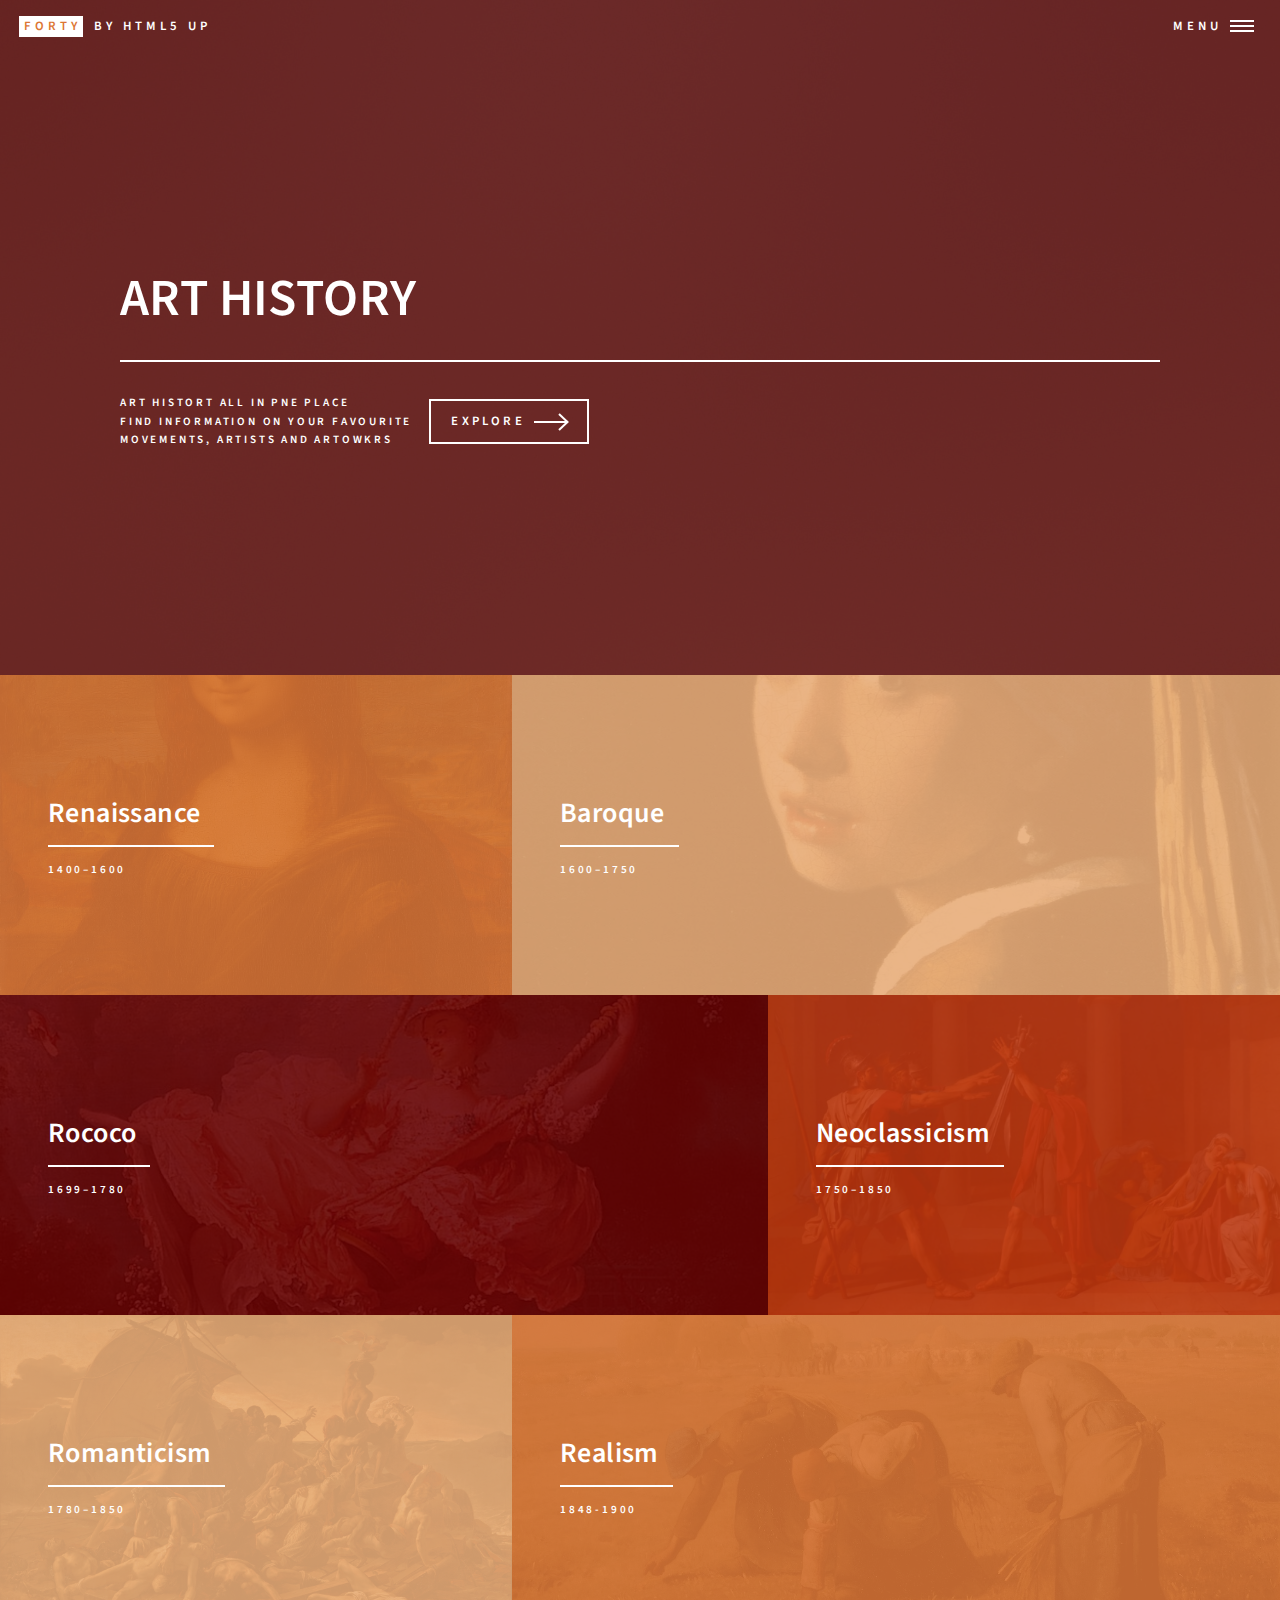
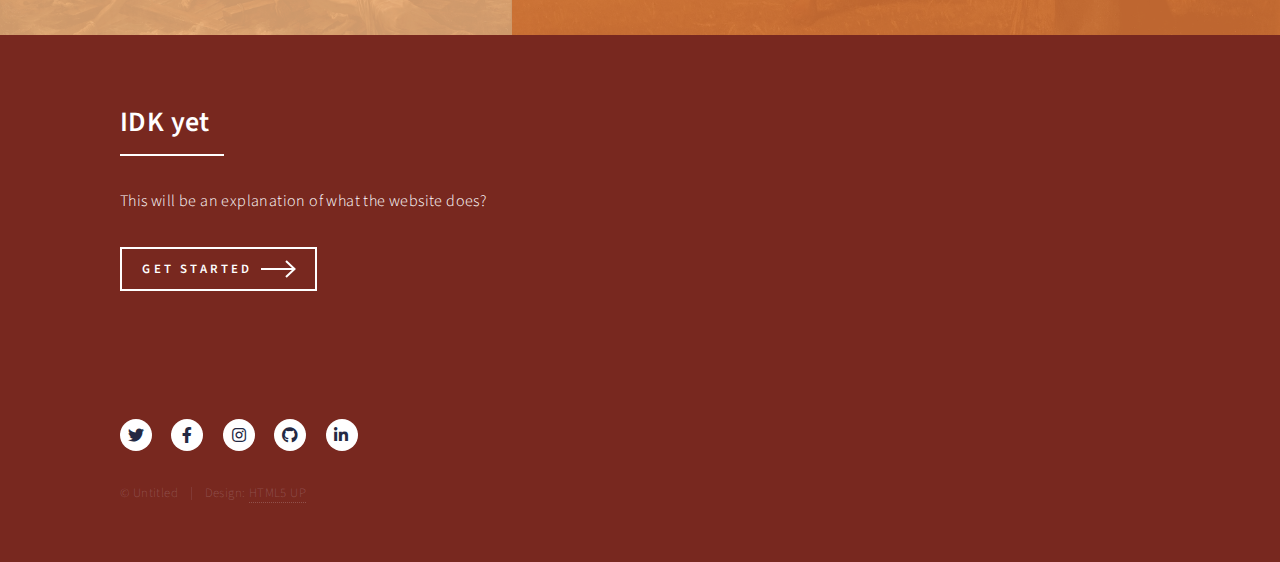
<file: index.html>
<!DOCTYPE HTML>
<!--
	Forty by HTML5 UP
	html5up.net | @ajlkn
	Free for personal and commercial use under the CCA 3.0 license (html5up.net/license)
-->
<html>
	<head>
		<title>Forty by HTML5 UP</title>
		<meta charset="utf-8" />
		<meta name="viewport" content="width=device-width, initial-scale=1, user-scalable=no" />
		<link rel="stylesheet" href="assets/css/main.css" />
		<noscript><link rel="stylesheet" href="assets/css/noscript.css" /></noscript>
	</head>
	<body class="is-preload">

		<!-- Wrapper -->
			<div id="wrapper">

				<!-- Header -->
					<header id="header" class="alt">
						<a href="index.html" class="logo"><strong>Forty</strong> <span>by HTML5 UP</span></a>
						<nav>
							<a href="#menu">Menu</a>
						</nav>
					</header>

				<!-- Menu -->
					<nav id="menu">
						<ul class="links">
							<li><a href="index.html">Home</a></li>
							<li><a href="landing.html">Artists</a></li>
							<li><a href="generic.html">Art Works</a></li>
							<li><a href="elements.html">Ideation</a></li>
						</ul>
						<ul class="actions stacked">
							<li><a href="#" class="button primary fit">Get Started</a></li>
							<li><a href="#" class="button fit">Log In</a></li>
						</ul>
					</nav>

				<!-- Banner -->
					<section id="banner" class="major">
						<div class="inner">
							<header class="major">
								<h1>ART HISTORY</h1>
							</header>
							<div class="content">
								<p>art Histort all in pne place<br />
								find information on your favourite <br /> Movements, Artists and Artowkrs</p>
								<ul class="actions">
									<li><a href="#one" class="button next scrolly">Explore</a></li>
								</ul>
							</div>
						</div>
					</section>

				<!-- Main -->
					<div id="main">

						<!-- One -->
							<section id="one" class="tiles">
								<article>
									<span class="image">
										<img src="images/Mona_Lisa.jpg" alt="" />
									</span>
									<header class="major">
										<h3><a href="landing.html" class="link">Renaissance</a></h3>
										<p>1400–1600</p>
									</header>
								</article>
								<article>
									<span class="image">
										<img src="images/GirlwithaPearlEarring.jpg" alt="" />
									</span>
									<header class="major">
										<h3><a href="landing.html" class="link">Baroque</a></h3>
										<p>1600–1750</p>
									</header>
								</article>
								<article>
									<span class="image">
										<img src="images/Womanonaswing.jpg" alt="" />
									</span>
									<header class="major">
										<h3><a href="landing.html" class="link">Rococo</a></h3>
										<p>1699–1780</p>
									</header>
								</article>
								<article>
									<span class="image">
										<img src="images/Oathofhoritia.jpg" alt="" />
									</span>
									<header class="major">
										<h3><a href="landing.html" class="link">Neoclassicism</a></h3>
										<p>1750–1850</p>
									</header>
								</article>
								<article>
									<span class="image">
										<img src="images/Raftofmadusia.jpg" alt="" />
									</span>
									<header class="major">
										<h3><a href="landing.html" class="link">Romanticism</a></h3>
										<p>1780–1850</p>
									</header>
								</article>
								<article>
									<span class="image">
										<img src="images/Pickingthefeilds.jpg" alt="" />
									</span>
									<header class="major">
										<h3><a href="landing.html" class="link">Realism</a></h3>
										<p>1848-1900</p>
									</header>
								</article>
							</section>

						<!-- Two -->
							<section id="two">
								<div class="inner">
									<header class="major">
										<h2>IDK yet</h2>
									</header>
									<p>This will be an explanation of what the website does? </p>
									<ul class="actions">
										<li><a href="landing.html" class="button next">Get Started</a></li>
									</ul>
								</div>
							</section>

					</div>

				<!-- Contact -->
					<!-- <section id="contact">
						<div class="inner">
							<section>
								<form method="post" action="#">
									<div class="fields">
										<div class="field half">
											<label for="name">Name</label>
											<input type="text" name="name" id="name" />
										</div>
										<div class="field half">
											<label for="email">Email</label>
											<input type="text" name="email" id="email" />
										</div>
										<div class="field">
											<label for="message">Message</label>
											<textarea name="message" id="message" rows="6"></textarea>
										</div>
									</div>
									<ul class="actions">
										<li><input type="submit" value="Send Message" class="primary" /></li>
										<li><input type="reset" value="Clear" /></li>
									</ul>
								</form>
							</section>
							<section class="split">
								<section>
									<div class="contact-method">
										<span class="icon solid alt fa-envelope"></span>
										<h3>Email</h3>
										<a href="#">information@untitled.tld</a>
									</div>
								</section>
								<section>
									<div class="contact-method">
										<span class="icon solid alt fa-phone"></span>
										<h3>Phone</h3>
										<span>(000) 000-0000 x12387</span>
									</div>
								</section>
								<section>
									<div class="contact-method">
										<span class="icon solid alt fa-home"></span>
										<h3>Address</h3>
										<span>1234 Somewhere Road #5432<br />
										Nashville, TN 00000<br />
										United States of America</span>
									</div>
								</section>
							</section>
						</div>
					</section> -->

				<!-- Footer -->
					<footer id="footer">
						<div class="inner">
							<ul class="icons">
								<li><a href="#" class="icon brands alt fa-twitter"><span class="label">Twitter</span></a></li>
								<li><a href="#" class="icon brands alt fa-facebook-f"><span class="label">Facebook</span></a></li>
								<li><a href="#" class="icon brands alt fa-instagram"><span class="label">Instagram</span></a></li>
								<li><a href="#" class="icon brands alt fa-github"><span class="label">GitHub</span></a></li>
								<li><a href="#" class="icon brands alt fa-linkedin-in"><span class="label">LinkedIn</span></a></li>
							</ul>
							<ul class="copyright">
								<li>&copy; Untitled</li><li>Design: <a href="https://html5up.net">HTML5 UP</a></li>
							</ul>
						</div>
					</footer>

			</div>

		<!-- Scripts -->
			<script src="assets/js/jquery.min.js"></script>
			<script src="assets/js/jquery.scrolly.min.js"></script>
			<script src="assets/js/jquery.scrollex.min.js"></script>
			<script src="assets/js/browser.min.js"></script>
			<script src="assets/js/breakpoints.min.js"></script>
			<script src="assets/js/util.js"></script>
			<script src="assets/js/main.js"></script>

	</body>
</html>
</file>
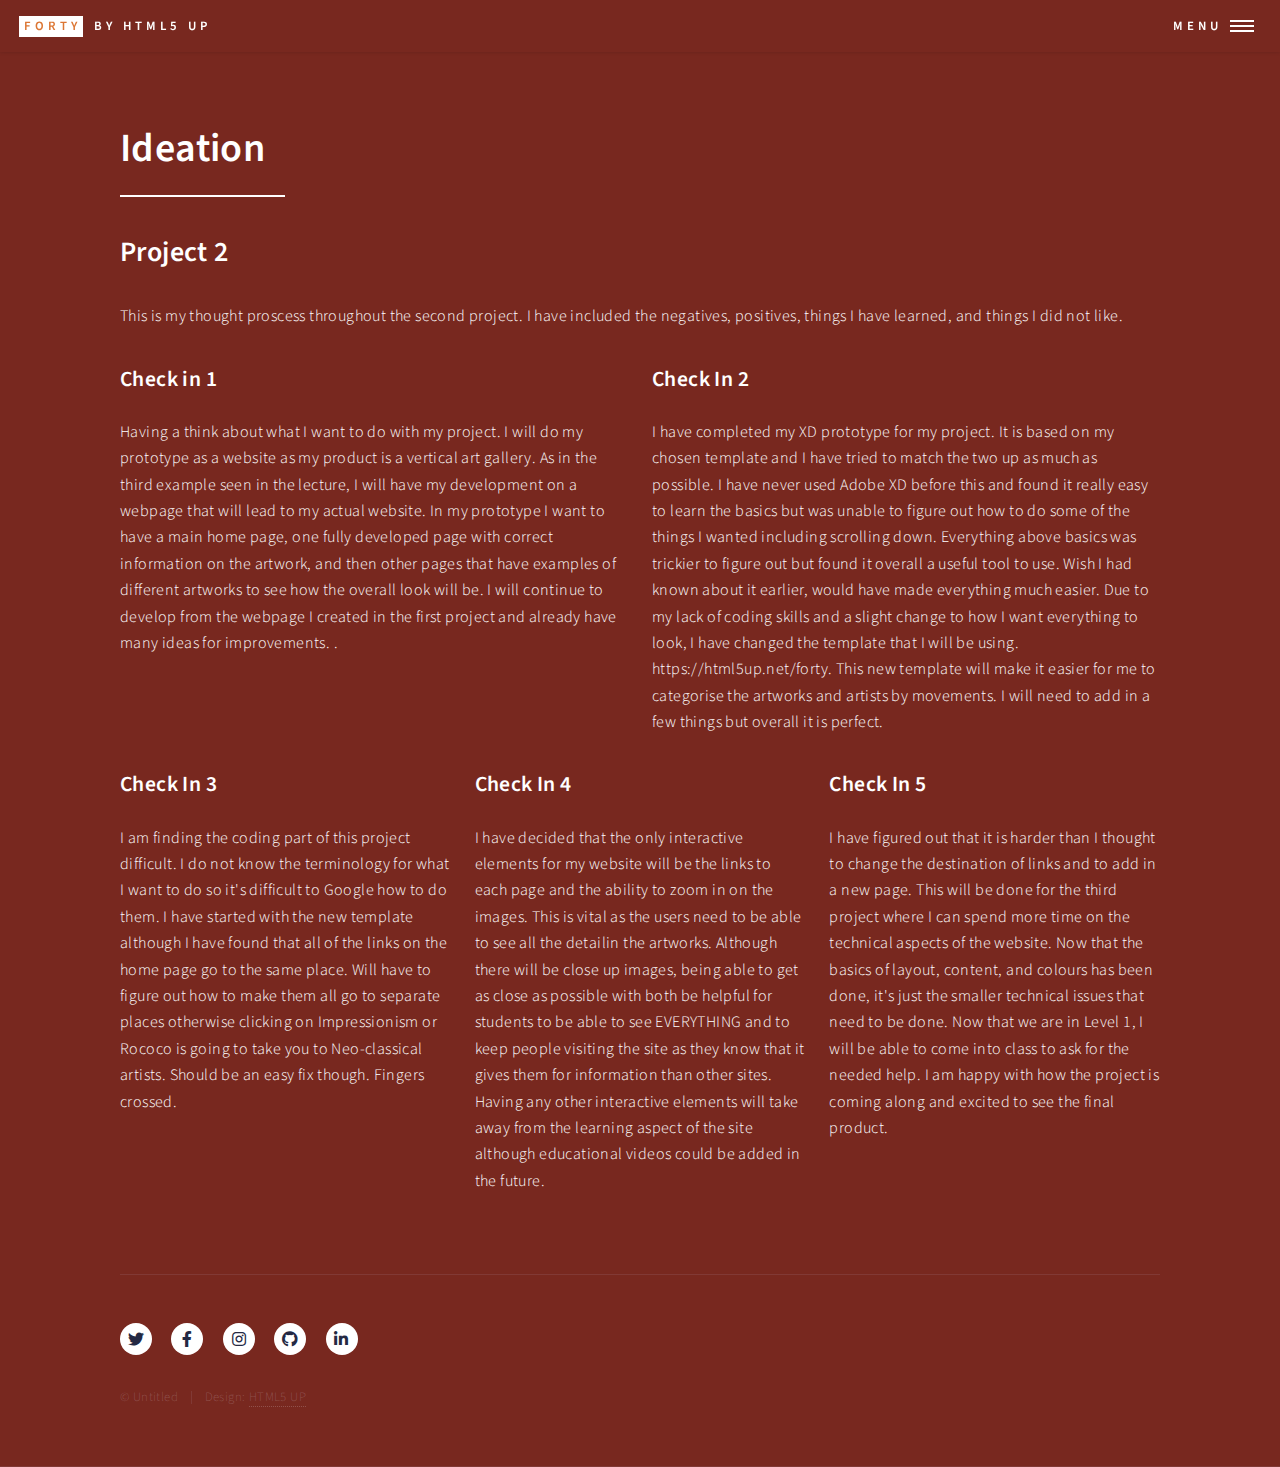
<file: elements.html>
<!DOCTYPE HTML>
<!--
	Forty by HTML5 UP
	html5up.net | @ajlkn
	Free for personal and commercial use under the CCA 3.0 license (html5up.net/license)
-->
<html>
	<head>
		<title>Elements - Forty by HTML5 UP</title>
		<meta charset="utf-8" />
		<meta name="viewport" content="width=device-width, initial-scale=1, user-scalable=no" />
		<link rel="stylesheet" href="assets/css/main.css" />
		<noscript><link rel="stylesheet" href="assets/css/noscript.css" /></noscript>
	</head>
	<body class="is-preload">

		<!-- Wrapper -->
			<div id="wrapper">

				<!-- Header -->
					<header id="header">
						<a href="index.html" class="logo"><strong>Forty</strong> <span>by HTML5 UP</span></a>
						<nav>
							<a href="#menu">Menu</a>
						</nav>
					</header>

				<!-- Menu -->
					<nav id="menu">
						<ul class="links">
							<li><a href="index.html">Home</a></li>
							<li><a href="landing.html">Artists</a></li>
							<li><a href="generic.html">Art Works</a></li>
							<li><a href="elements.html">Ideation</a></li>
						</ul>
						<ul class="actions stacked">
							<li><a href="#" class="button primary fit">Get Started</a></li>
							<li><a href="#" class="button fit">Log In</a></li>
						</ul>
					</nav>

				<!-- Main -->
					<div id="main" class="alt">

						<!-- One -->
							<section id="one">
								<div class="inner">
									<header class="major">
										<h1>Ideation</h1>
									</header>

									<!-- Content -->
										<h2 id="content">Project 2</h2>
										<p>This is my thought proscess throughout the second project. I have included the negatives, positives, things I have learned, and things I did not like.  </p>
										<div class="row">
											<div class="col-6 col-12-small">
												<h3>Check in 1</h3>
												<p>Having a think about what I want to do with my project. I will do my prototype as a website as my product is a vertical art gallery. As in the third example seen in the lecture, I will have my development on a webpage that will lead to my actual website. In my prototype I want to have a main home page, one fully developed page with correct information on the artwork, and then other pages that have examples of different artworks to see how the overall look will be. I will continue to develop from the webpage I created in the first project and already have many ideas for improvements. .</p>
											</div>
											<div class="col-6 col-12-small">
												<h3>Check In 2</h3>
												<p>
													I have completed my XD prototype for my project. It is based on my chosen template and I have tried to match the two up as much as possible. I have never used Adobe XD before this and found it really easy to learn the basics but was unable to figure out how to do some of the things I wanted including scrolling down. Everything above basics was trickier to figure out but found it overall a useful tool to use. Wish I had known about it earlier, would have made everything much easier. Due to my lack of coding skills and a slight change to how I want everything to look, I have changed the template that I will be using. https://html5up.net/forty. This new template will make it easier for me to categorise the artworks and artists by movements. I will need to add in a few things but overall it is perfect.</p>
											</div>
											<!-- Break -->
											<div class="col-4 col-12-medium">
												<h3>Check In 3</h3>
												<p>
												I am finding the coding part of this project difficult. I do not know the terminology for what I want to do so it's difficult to Google how to do them. I have started with the new template although I have found that all of the links on the home page go to the same place. Will have to figure out how to make them all go to separate places otherwise clicking on Impressionism or Rococo is going to take you to Neo-classical artists. Should be an easy fix though. Fingers crossed. </p>
											</div>
											<div class="col-4 col-12-medium">
												<h3>Check In 4</h3>
												<p>I have decided that the only interactive elements for my website will be the links to each page and the ability to zoom in on the images. This is vital as the users need to be able to see all the detailin the artworks. Although there will be close up images, being able to get as close as possible with both be helpful for students to be able to see EVERYTHING and to keep people visiting the site as they know that it gives them for information than other sites. Having any other interactive elements will take away from the learning aspect of the site although educational videos could be added in the future.</p>
											</div>
											<div class="col-4 col-12-medium">
												<h3>Check In 5</h3>
												<p>I have figured out that it is harder than I thought to change the destination of links and to add in a new page. This will be done for the third project where I can spend more time on the technical aspects of the website. Now that the basics of layout, content, and colours has been done, it's just the smaller technical issues that need to be done. Now that we are in Level 1, I will be able to come into class to ask for the needed help. I am happy with how the project is coming along and excited to see the final product.   </p>
											</div>
										</div>

									<hr class="major" />

									<!-- Elements -->
										<!-- <h2 id="elements">Elements</h2>
										<div class="row gtr-200">
											<div class="col-6 col-12-medium">
 -->
												<!-- Text stuff -->
													<!-- <h3>Text</h3>
													<p>This is <b>bold</b> and this is <strong>strong</strong>. This is <i>italic</i> and this is <em>emphasized</em>.
													This is <sup>superscript</sup> text and this is <sub>subscript</sub> text.
													This is <u>underlined</u> and this is code: <code>for (;;) { ... }</code>.
													Finally, this is a <a href="#">link</a>.</p>
													<hr />
													<h2>Heading Level 2</h2>
													<h3>Heading Level 3</h3>
													<h4>Heading Level 4</h4>
													<hr />
													<p>Nunc lacinia ante nunc ac lobortis. Interdum adipiscing gravida odio porttitor sem non mi integer non faucibus ornare mi ut ante amet placerat aliquet. Volutpat eu sed ante lacinia sapien lorem accumsan varius montes viverra nibh in adipiscing blandit tempus accumsan.</p> -->

												<!-- Lists -->
													<!-- <h3>Lists</h3>
													<div class="row">
														<div class="col-6 col-12-small">

															<h4>Unordered</h4>
															<ul>
																<li>Dolor etiam magna etiam.</li>
																<li>Sagittis lorem eleifend.</li>
																<li>Felis dolore viverra.</li>
															</ul>

															<h4>Alternate</h4>
															<ul class="alt">
																<li>Dolor etiam magna etiam.</li>
																<li>Sagittis lorem eleifend.</li>
																<li>Felis feugiat viverra.</li>
															</ul>

														</div>
														<div class="col-6 col-12-small">

															<h4>Ordered</h4>
															<ol>
																<li>Dolor etiam magna etiam.</li>
																<li>Etiam vel lorem sed viverra.</li>
																<li>Felis dolore viverra.</li>
																<li>Dolor etiam magna etiam.</li>
																<li>Etiam vel lorem sed viverra.</li>
																<li>Felis dolore viverra.</li>
															</ol>

															<h4>Icons</h4>
															<ul class="icons">
																<li><a href="#" class="icon brands fa-twitter"><span class="label">Twitter</span></a></li>
																<li><a href="#" class="icon brands fa-facebook-f"><span class="label">Facebook</span></a></li>
																<li><a href="#" class="icon brands fa-instagram"><span class="label">Instagram</span></a></li>
																<li><a href="#" class="icon brands fa-github"><span class="label">Github</span></a></li>
																<li><a href="#" class="icon brands fa-dribbble"><span class="label">Dribbble</span></a></li>
																<li><a href="#" class="icon brands fa-tumblr"><span class="label">Tumblr</span></a></li>
															</ul>
															<ul class="icons">
																<li><a href="#" class="icon brands alt fa-twitter"><span class="label">Twitter</span></a></li>
																<li><a href="#" class="icon brands alt fa-facebook-f"><span class="label">Facebook</span></a></li>
																<li><a href="#" class="icon brands alt fa-instagram"><span class="label">Instagram</span></a></li>
															</ul>

														</div>
													</div>
													<h4>Definition</h4>
													<dl>
														<dt>Item1</dt>
														<dd>
															<p>Lorem ipsum dolor vestibulum ante ipsum primis in faucibus vestibulum. Blandit adipiscing eu felis iaculis volutpat ac adipiscing accumsan eu faucibus. Integer ac pellentesque praesent. Lorem ipsum dolor.</p>
														</dd>
														<dt>Item2</dt>
														<dd>
															<p>Lorem ipsum dolor vestibulum ante ipsum primis in faucibus vestibulum. Blandit adipiscing eu felis iaculis volutpat ac adipiscing accumsan eu faucibus. Integer ac pellentesque praesent. Lorem ipsum dolor.</p>
														</dd>
														<dt>Item3</dt>
														<dd>
															<p>Lorem ipsum dolor vestibulum ante ipsum primis in faucibus vestibulum. Blandit adipiscing eu felis iaculis volutpat ac adipiscing accumsan eu faucibus. Integer ac pellentesque praesent. Lorem ipsum dolor.</p>
														</dd>
													</dl>

													<h4>Actions</h4>
													<ul class="actions">
														<li><a href="#" class="button primary">Default</a></li>
														<li><a href="#" class="button">Default</a></li>
													</ul>
													<ul class="actions small">
														<li><a href="#" class="button primary small">Small</a></li>
														<li><a href="#" class="button small">Small</a></li>
													</ul>
													<div class="row">
														<div class="col-6 col-12-small">
															<ul class="actions stacked">
																<li><a href="#" class="button primary">Default</a></li>
																<li><a href="#" class="button">Default</a></li>
															</ul>
														</div>
														<div class="col-6 col-12-small">
															<ul class="actions stacked">
																<li><a href="#" class="button primary small">Small</a></li>
																<li><a href="#" class="button small">Small</a></li>
															</ul>
														</div>
														<div class="col-6 col-12-small">
															<ul class="actions stacked">
																<li><a href="#" class="button primary fit">Default</a></li>
																<li><a href="#" class="button fit">Default</a></li>
															</ul>
														</div>
														<div class="col-6 col-12-small">
															<ul class="actions stacked">
																<li><a href="#" class="button primary small fit">Small</a></li>
																<li><a href="#" class="button small fit">Small</a></li>
															</ul>
														</div>
													</div>

													<h4>Pagination</h4>
													<ul class="pagination">
														<li><span class="button small disabled">Prev</span></li>
														<li><a href="#" class="page active">1</a></li>
														<li><a href="#" class="page">2</a></li>
														<li><a href="#" class="page">3</a></li>
														<li><span>&hellip;</span></li>
														<li><a href="#" class="page">8</a></li>
														<li><a href="#" class="page">9</a></li>
														<li><a href="#" class="page">10</a></li>
														<li><a href="#" class="button small">Next</a></li>
													</ul> -->

												<!-- Blockquote -->
													<!-- <h3>Blockquote</h3>
													<blockquote>Fringilla nisl. Donec accumsan interdum nisi, quis tincidunt felis sagittis eget tempus euismod. Vestibulum ante ipsum primis in faucibus vestibulum. Blandit adipiscing eu felis iaculis volutpat ac adipiscing accumsan faucibus. Vestibulum ante ipsum primis in faucibus vestibulum. Blandit adipiscing eu felis.</blockquote>
 -->
												<!-- Table -->
													<!-- <h3>Table</h3>

													<h4>Default</h4>
													<div class="table-wrapper">
														<table>
															<thead>
																<tr>
																	<th>Name</th>
																	<th>Description</th>
																	<th>Price</th>
																</tr>
															</thead>
															<tbody>
																<tr>
																	<td>Item1</td>
																	<td>Ante turpis integer aliquet porttitor.</td>
																	<td>29.99</td>
																</tr>
																<tr>
																	<td>Item2</td>
																	<td>Vis ac commodo adipiscing arcu aliquet.</td>
																	<td>19.99</td>
																</tr>
																<tr>
																	<td>Item3</td>
																	<td> Morbi faucibus arcu accumsan lorem.</td>
																	<td>29.99</td>
																</tr>
																<tr>
																	<td>Item4</td>
																	<td>Vitae integer tempus condimentum.</td>
																	<td>19.99</td>
																</tr>
																<tr>
																	<td>Item5</td>
																	<td>Ante turpis integer aliquet porttitor.</td>
																	<td>29.99</td>
																</tr>
															</tbody>
															<tfoot>
																<tr>
																	<td colspan="2"></td>
																	<td>100.00</td>
																</tr>
															</tfoot>
														</table>
													</div>

													<h4>Alternate</h4>
													<div class="table-wrapper">
														<table class="alt">
															<thead>
																<tr>
																	<th>Name</th>
																	<th>Description</th>
																	<th>Price</th>
																</tr>
															</thead>
															<tbody>
																<tr>
																	<td>Item1</td>
																	<td>Ante turpis integer aliquet porttitor.</td>
																	<td>29.99</td>
																</tr>
																<tr>
																	<td>Item2</td>
																	<td>Vis ac commodo adipiscing arcu aliquet.</td>
																	<td>19.99</td>
																</tr>
																<tr>
																	<td>Item3</td>
																	<td> Morbi faucibus arcu accumsan lorem.</td>
																	<td>29.99</td>
																</tr>
																<tr>
																	<td>Item4</td>
																	<td>Vitae integer tempus condimentum.</td>
																	<td>19.99</td>
																</tr>
																<tr>
																	<td>Item5</td>
																	<td>Ante turpis integer aliquet porttitor.</td>
																	<td>29.99</td>
																</tr>
															</tbody>
															<tfoot>
																<tr>
																	<td colspan="2"></td>
																	<td>100.00</td>
																</tr>
															</tfoot>
														</table>
													</div>

											</div>
											<div class="col-6 col-12-medium">
 -->
												<!-- Buttons -->
													<!-- <h3>Buttons</h3>
													<ul class="actions">
														<li><a href="#" class="button primary">Primary</a></li>
														<li><a href="#" class="button">Default</a></li>
													</ul>
													<div class="row">
														<div class="col-6 col-12-xsmall">
															<ul class="actions stacked">
																<li><a href="#" class="button large">Large</a></li>
																<li><a href="#" class="button">Default</a></li>
																<li><a href="#" class="button small">Small</a></li>
															</ul>
														</div>
														<div class="col-6 col-12-xsmall">
															<ul class="actions stacked">
																<li><a href="#" class="button primary large">Large</a></li>
																<li><a href="#" class="button primary">Default</a></li>
																<li><a href="#" class="button primary small">Small</a></li>
															</ul>
														</div>
													</div>
													<ul class="actions fit">
														<li><a href="#" class="button primary fit">Fit</a></li>
														<li><a href="#" class="button fit">Fit</a></li>
													</ul>
													<ul class="actions fit small">
														<li><a href="#" class="button primary fit small">Fit + Small</a></li>
														<li><a href="#" class="button fit small">Fit + Small</a></li>
													</ul>
													<ul class="actions">
														<li><a href="#" class="button primary icon solid fa-search">Icon</a></li>
														<li><a href="#" class="button icon solid fa-download">Icon</a></li>
													</ul>
													<ul class="actions">
														<li><span class="button primary disabled">Primary</span></li>
														<li><span class="button disabled">Default</span></li>
													</ul>
 -->
												<!-- Form -->
													<!-- <h3>Form</h3>

													<form method="post" action="#">
														<div class="row gtr-uniform">
															<div class="col-6 col-12-xsmall">
																<input type="text" name="demo-name" id="demo-name" value="" placeholder="Name" />
															</div>
															<div class="col-6 col-12-xsmall">
																<input type="email" name="demo-email" id="demo-email" value="" placeholder="Email" />
															</div> -->
															<!-- Break -->
															<!-- <div class="col-12">
																<select name="demo-category" id="demo-category">
																	<option value="">- Category -</option>
																	<option value="1">Manufacturing</option>
																	<option value="1">Shipping</option>
																	<option value="1">Administration</option>
																	<option value="1">Human Resources</option>
																</select>
															</div> -->
															<!-- Break -->
															<!-- <div class="col-4 col-12-small">
																<input type="radio" id="demo-priority-low" name="demo-priority" checked>
																<label for="demo-priority-low">Low</label>
															</div>
															<div class="col-4 col-12-small">
																<input type="radio" id="demo-priority-normal" name="demo-priority">
																<label for="demo-priority-normal">Normal</label>
															</div>
															<div class="col-4 col-12-small">
																<input type="radio" id="demo-priority-high" name="demo-priority">
																<label for="demo-priority-high">High</label>
															</div> -->
															<!-- Break -->
															<!-- <div class="col-6 col-12-small">
																<input type="checkbox" id="demo-copy" name="demo-copy">
																<label for="demo-copy">Email me a copy</label>
															</div>
															<div class="col-6 col-12-small">
																<input type="checkbox" id="demo-human" name="demo-human" checked>
																<label for="demo-human">I am a human</label>
															</div> -->
															<!-- Break -->
															<!-- <div class="col-12">
																<textarea name="demo-message" id="demo-message" placeholder="Enter your message" rows="6"></textarea>
															</div> -->
															<!-- Break -->
															<!-- <div class="col-12">
																<ul class="actions">
																	<li><input type="submit" value="Send Message" class="primary" /></li>
																	<li><input type="reset" value="Reset" /></li>
																</ul>
															</div>
														</div>
													</form> -->

												<!-- Image -->
													<!-- <h3>Image</h3>

													<h4>Fit</h4>
													<span class="image fit"><img src="images/pic03.jpg" alt="" /></span>
													<div class="box alt">
														<div class="row gtr-50 gtr-uniform">
															<div class="col-4"><span class="image fit"><img src="images/pic08.jpg" alt="" /></span></div>
															<div class="col-4"><span class="image fit"><img src="images/pic09.jpg" alt="" /></span></div>
															<div class="col-4"><span class="image fit"><img src="images/pic10.jpg" alt="" /></span></div> -->
															<!-- Break -->
															<!-- <div class="col-4"><span class="image fit"><img src="images/pic10.jpg" alt="" /></span></div>
															<div class="col-4"><span class="image fit"><img src="images/pic08.jpg" alt="" /></span></div>
															<div class="col-4"><span class="image fit"><img src="images/pic09.jpg" alt="" /></span></div> -->
															<!-- Break -->
														<!-- 	<div class="col-4"><span class="image fit"><img src="images/pic09.jpg" alt="" /></span></div>
															<div class="col-4"><span class="image fit"><img src="images/pic10.jpg" alt="" /></span></div>
															<div class="col-4"><span class="image fit"><img src="images/pic08.jpg" alt="" /></span></div>
														</div>
													</div>

													<h4>Left &amp; Right</h4>
													<p><span class="image left"><img src="images/pic09.jpg" alt="" /></span>Lorem ipsum dolor sit accumsan interdum nisi, quis tincidunt felis sagittis eget. tempus euismod. Vestibulum ante ipsum primis in faucibus vestibulum. Blandit adipiscing eu felis iaculis volutpat ac adipiscing accumsan eu faucibus. Integer ac pellentesque praesent tincidunt felis sagittis eget. tempus euismod. Vestibulum ante ipsum primis sagittis eget. tempus euismod. Vestibulum ante ipsum primis in faucibus vestibulum. Blandit adipiscing eu felis iaculis volutpat ac adipiscing accumsan eu faucibus. Integer ac pellentesque praesent tincidunt felis sagittis eget tempus vestibulum ante ipsum primis in faucibus magna blandit adipiscing eu felis iaculis.</p>
													<p><span class="image right"><img src="images/pic10.jpg" alt="" /></span>Lorem ipsum dolor sit accumsan interdum nisi, quis tincidunt felis sagittis eget. tempus euismod. Vestibulum ante ipsum primis in faucibus vestibulum. Blandit adipiscing eu felis iaculis volutpat ac adipiscing accumsan eu faucibus. Integer ac pellentesque praesent tincidunt felis sagittis eget. tempus euismod. Vestibulum ante ipsum primis sagittis eget. tempus euismod. Vestibulum ante ipsum primis in faucibus vestibulum. Blandit adipiscing eu felis iaculis volutpat ac adipiscing accumsan eu faucibus. Integer ac pellentesque praesent tincidunt felis sagittis eget tempus vestibulum ante ipsum primis in faucibus magna blandit adipiscing eu felis iaculis.</p> -->

												<!-- Box -->
													<!-- <h3>Box</h3>
													<div class="box">
														<p>Felis sagittis eget tempus primis in faucibus vestibulum. Blandit adipiscing eu felis iaculis volutpat ac adipiscing accumsan eu faucibus. Integer ac pellentesque praesent tincidunt felis sagittis eget. tempus euismod. Magna sed etiam ante ipsum primis in faucibus vestibulum. Blandit adipiscing eu ipsum primis in faucibus vestibulum. Blandit adipiscing eu felis iaculis volutpat ac adipiscing accumsan eu faucibus lorem ipsum.</p>
													</div> -->

												<!-- Preformatted Code -->
													<!-- <h3>Preformatted</h3>
													<pre><code>i = 0; -->

<!-- while (!deck.isInOrder()) {
    print 'Iteration ' + i;
    deck.shuffle();
    i++;
} -->
<!-- 
print 'It took ' + i + ' iterations to sort the deck.';
</code></pre>

											</div>
										</div>

								</div>
							</section>

					</div>
 -->
				<!-- Contact -->
					<!-- <section id="contact">
						<div class="inner">
							<section>
								<form method="post" action="#">
									<div class="fields">
										<div class="field half">
											<label for="name">Name</label>
											<input type="text" name="name" id="name" />
										</div>
										<div class="field half">
											<label for="email">Email</label>
											<input type="text" name="email" id="email" />
										</div>
										<div class="field">
											<label for="message">Message</label>
											<textarea name="message" id="message" rows="6"></textarea>
										</div>
									</div>
									<ul class="actions">
										<li><input type="submit" value="Send Message" class="primary" /></li>
										<li><input type="reset" value="Clear" /></li>
									</ul>
								</form>
							</section>
							<section class="split">
								<section>
									<div class="contact-method">
										<span class="icon solid alt fa-envelope"></span>
										<h3>Email</h3>
										<a href="#">information@untitled.tld</a>
									</div>
								</section>
								<section>
									<div class="contact-method">
										<span class="icon solid alt fa-phone"></span>
										<h3>Phone</h3>
										<span>(000) 000-0000 x12387</span>
									</div>
								</section>
								<section>
									<div class="contact-method">
										<span class="icon solid alt fa-home"></span>
										<h3>Address</h3>
										<span>1234 Somewhere Road #5432<br />
										Nashville, TN 00000<br />
										United States of America</span>
									</div>
								</section>
							</section>
						</div>
					</section> -->

				<!-- Footer -->
					<footer id="footer">
						<div class="inner">
							<ul class="icons">
								<li><a href="#" class="icon brands alt fa-twitter"><span class="label">Twitter</span></a></li>
								<li><a href="#" class="icon brands alt fa-facebook-f"><span class="label">Facebook</span></a></li>
								<li><a href="#" class="icon brands alt fa-instagram"><span class="label">Instagram</span></a></li>
								<li><a href="#" class="icon brands alt fa-github"><span class="label">GitHub</span></a></li>
								<li><a href="#" class="icon brands alt fa-linkedin-in"><span class="label">LinkedIn</span></a></li>
							</ul>
							<ul class="copyright">
								<li>&copy; Untitled</li><li>Design: <a href="https://html5up.net">HTML5 UP</a></li>
							</ul>
						</div>
					</footer>

			</div>

		<!-- Scripts -->
			<script src="assets/js/jquery.min.js"></script>
			<script src="assets/js/jquery.scrolly.min.js"></script>
			<script src="assets/js/jquery.scrollex.min.js"></script>
			<script src="assets/js/browser.min.js"></script>
			<script src="assets/js/breakpoints.min.js"></script>
			<script src="assets/js/util.js"></script>
			<script src="assets/js/main.js"></script>

	</body>
</html>
</file>
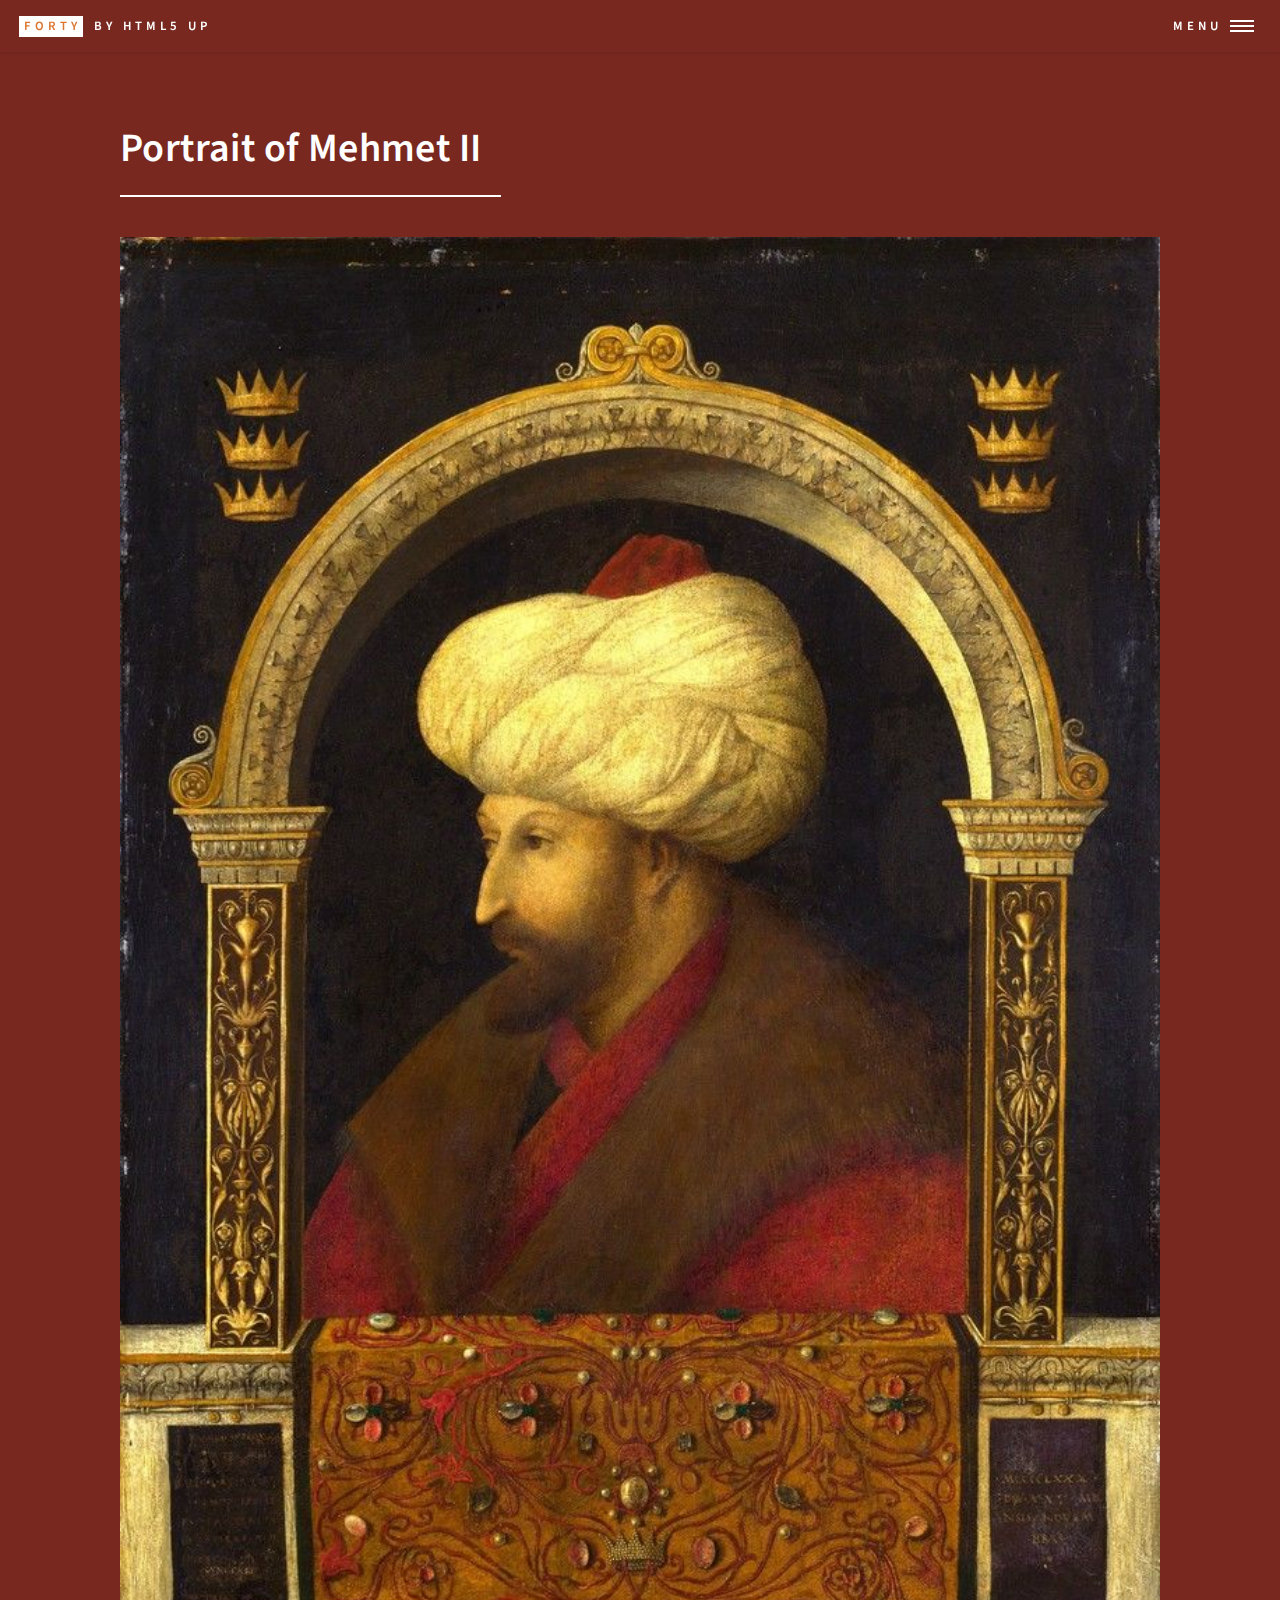
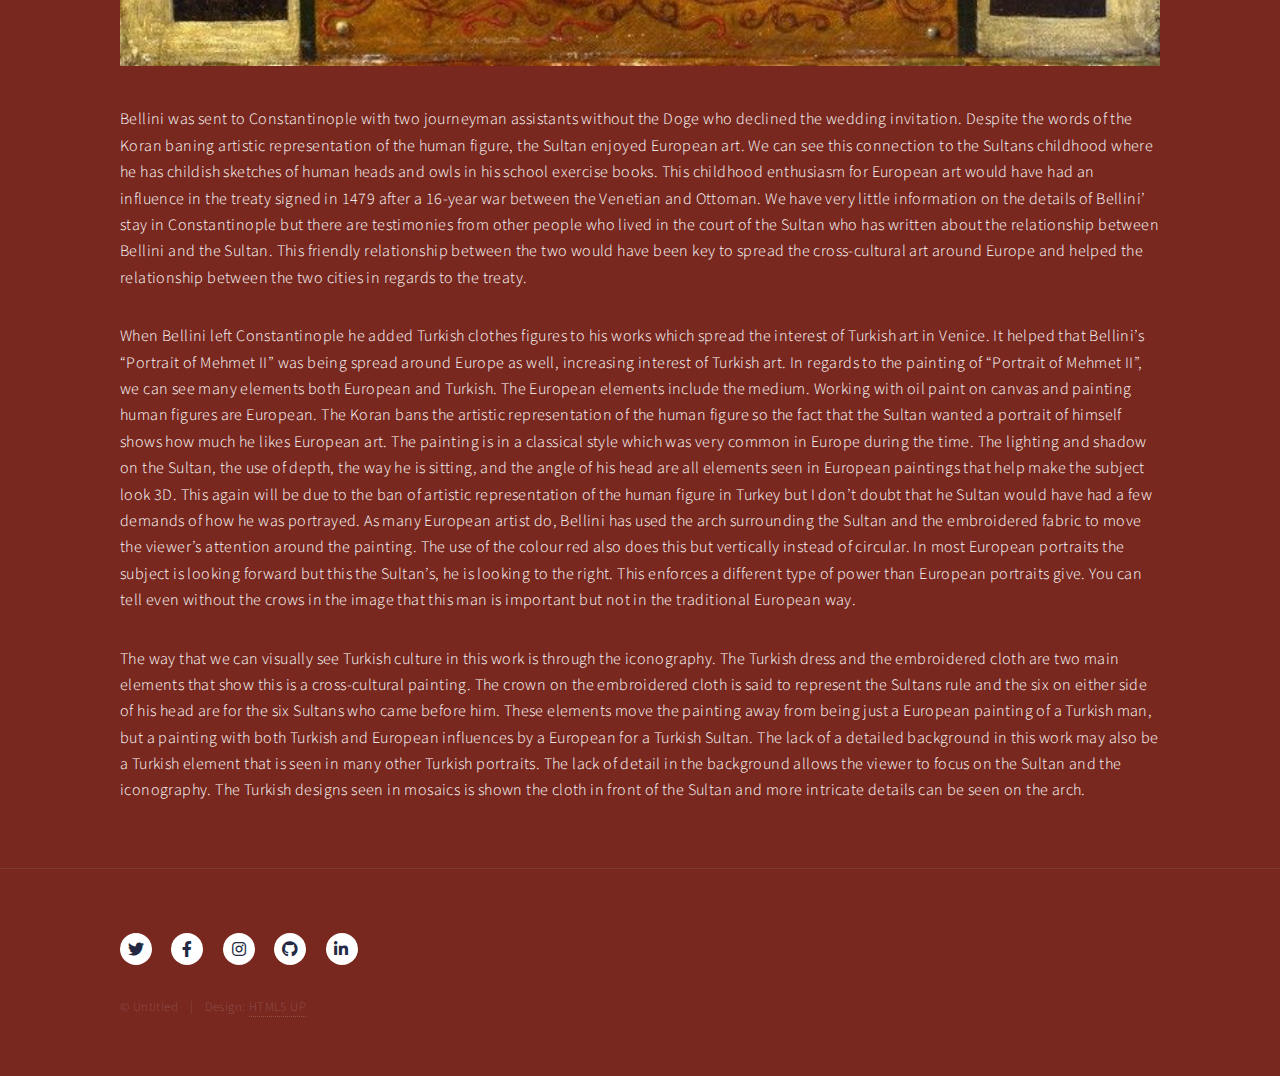
<file: generic.html>
<!DOCTYPE HTML>
<!--
	Forty by HTML5 UP
	html5up.net | @ajlkn
	Free for personal and commercial use under the CCA 3.0 license (html5up.net/license)
-->
<html>
	<head>
		<title>Generic - Forty by HTML5 UP</title>
		<meta charset="utf-8" />
		<meta name="viewport" content="width=device-width, initial-scale=1, user-scalable=no" />
		<link rel="stylesheet" href="assets/css/main.css" />
		<noscript><link rel="stylesheet" href="assets/css/noscript.css" /></noscript>
	</head>
	<body class="is-preload">

		<!-- Wrapper -->
			<div id="wrapper">

				<!-- Header -->
					<header id="header">
						<a href="index.html" class="logo"><strong>Forty</strong> <span>by HTML5 UP</span></a>
						<nav>
							<a href="#menu">Menu</a>
						</nav>
					</header>

				<!-- Menu -->
					<nav id="menu">
						<ul class="links">
							<li><a href="index.html">Home</a></li>
							<li><a href="landing.html">Artists</a></li>
							<li><a href="generic.html">Art Works</a></li>
							<li><a href="elements.html">Ideation</a></li>
						</ul>
						<ul class="actions stacked">
							<li><a href="#" class="button primary fit">Get Started</a></li>
							<li><a href="#" class="button fit">Log In</a></li>
						</ul>
					</nav>

				<!-- Main -->
					<div id="main" class="alt">

						<!-- One -->
							<section id="one">
								<div class="inner">
									<header class="major">
										<h1>Portrait of Mehmet II</h1>
									</header>
									<span class="image main"><img src="images/Mehmeed II.jpg" alt="" /></span>
									<p>Bellini was sent to Constantinople with two journeyman assistants without the Doge who
declined the wedding invitation. Despite the words of the Koran baning artistic
representation of the human figure, the Sultan enjoyed European art. We can see this
connection to the Sultans childhood where he has childish sketches of human heads and
owls in his school exercise books. This childhood enthusiasm for European art would
have had an influence in the treaty signed in 1479 after a 16-year war between the
Venetian and Ottoman. We have very little information on the details of Bellini’ stay in
Constantinople but there are testimonies from other people who lived in the court of the
Sultan who has written about the relationship between Bellini and the Sultan. This
friendly relationship between the two would have been key to spread the cross-cultural
art around Europe and helped the relationship between the two cities in regards to the
treaty.</p>
									<p>When Bellini left Constantinople he added Turkish clothes figures to his works which
spread the interest of Turkish art in Venice. It helped that Bellini’s “Portrait of Mehmet
II” was being spread around Europe as well, increasing interest of Turkish art. In regards
to the painting of “Portrait of Mehmet II”, we can see many elements both European and
Turkish. The European elements include the medium. Working with oil paint on canvas
and painting human figures are European. The Koran bans the artistic representation of
the human figure so the fact that the Sultan wanted a portrait of himself shows how much
he likes European art. The painting is in a classical style which was very common in
Europe during the time. The lighting and shadow on the Sultan, the use of depth, the way
he is sitting, and the angle of his head are all elements seen in European paintings that
help make the subject look 3D. This again will be due to the ban of artistic representation
of the human figure in Turkey but I don’t doubt that he Sultan would have had a few
demands of how he was portrayed. As many European artist do, Bellini has used the arch
surrounding the Sultan and the embroidered fabric to move the viewer’s attention around
the painting. The use of the colour red also does this but vertically instead of circular. In
most European portraits the subject is looking forward but this the Sultan’s, he is looking
to the right. This enforces a different type of power than European portraits give. You can
tell even without the crows in the image that this man is important but not in the
traditional European way.</p>
									<p>The way that we can visually see Turkish culture in this work is through the iconography.
The Turkish dress and the embroidered cloth are two main elements that show this is a
cross-cultural painting. The crown on the embroidered cloth is said to represent the
Sultans rule and the six on either side of his head are for the six Sultans who came before
him. These elements move the painting away from being just a European painting of a
Turkish man, but a painting with both Turkish and European influences by a European
for a Turkish Sultan. The lack of a detailed background in this work may also be a
Turkish element that is seen in many other Turkish portraits. The lack of detail in the
background allows the viewer to focus on the Sultan and the iconography. The Turkish
designs seen in mosaics is shown the cloth in front of the Sultan and more intricate details
can be seen on the arch.</p>
								</div>
							</section>

					</div>

				<!-- Contact -->
					<!-- <section id="contact">
						<div class="inner">
							<section>
								<form method="post" action="#">
									<div class="fields">
										<div class="field half">
											<label for="name">Name</label>
											<input type="text" name="name" id="name" />
										</div>
										<div class="field half">
											<label for="email">Email</label>
											<input type="text" name="email" id="email" />
										</div>
										<div class="field">
											<label for="message">Message</label>
											<textarea name="message" id="message" rows="6"></textarea>
										</div>
									</div>
									<ul class="actions">
										<li><input type="submit" value="Send Message" class="primary" /></li>
										<li><input type="reset" value="Clear" /></li>
									</ul>
								</form>
							</section>
							<section class="split">
								<section>
									<div class="contact-method">
										<span class="icon solid alt fa-envelope"></span>
										<h3>Email</h3>
										<a href="#">information@untitled.tld</a>
									</div>
								</section>
								<section>
									<div class="contact-method">
										<span class="icon solid alt fa-phone"></span>
										<h3>Phone</h3>
										<span>(000) 000-0000 x12387</span>
									</div>
								</section>
								<section>
									<div class="contact-method">
										<span class="icon solid alt fa-home"></span>
										<h3>Address</h3>
										<span>1234 Somewhere Road #5432<br />
										Nashville, TN 00000<br />
										United States of America</span>
									</div>
								</section>
							</section>
						</div>
					</section>
 -->
				<!-- Footer -->
					<footer id="footer">
						<div class="inner">
							<ul class="icons">
								<li><a href="#" class="icon brands alt fa-twitter"><span class="label">Twitter</span></a></li>
								<li><a href="#" class="icon brands alt fa-facebook-f"><span class="label">Facebook</span></a></li>
								<li><a href="#" class="icon brands alt fa-instagram"><span class="label">Instagram</span></a></li>
								<li><a href="#" class="icon brands alt fa-github"><span class="label">GitHub</span></a></li>
								<li><a href="#" class="icon brands alt fa-linkedin-in"><span class="label">LinkedIn</span></a></li>
							</ul>
							<ul class="copyright">
								<li>&copy; Untitled</li><li>Design: <a href="https://html5up.net">HTML5 UP</a></li>
							</ul>
						</div>
					</footer>

			</div>

		<!-- Scripts -->
			<script src="assets/js/jquery.min.js"></script>
			<script src="assets/js/jquery.scrolly.min.js"></script>
			<script src="assets/js/jquery.scrollex.min.js"></script>
			<script src="assets/js/browser.min.js"></script>
			<script src="assets/js/breakpoints.min.js"></script>
			<script src="assets/js/util.js"></script>
			<script src="assets/js/main.js"></script>

	</body>
</html>
</file>
<file: assets/css/noscript.css>
/*
	Forty by HTML5 UP
	html5up.net | @ajlkn
	Free for personal and commercial use under the CCA 3.0 license (html5up.net/license)
*/

/* Banner */

	body.is-preload #banner:after {
		opacity: 0.85;
	}

	body.is-preload #banner > .inner {
		-moz-filter: none;
		-webkit-filter: none;
		-ms-filter: none;
		filter: none;
		-moz-transform: none;
		-webkit-transform: none;
		-ms-transform: none;
		transform: none;
		opacity: 1;
	}
</file>
<file: assets/css/main.css>
@import url(fontawesome-all.min.css);
@import url("https://fonts.googleapis.com/css?family=Source+Sans+Pro:300,300italic,600,600italic");

/*
	Forty by HTML5 UP
	html5up.net | @ajlkn
	Free for personal and commercial use under the CCA 3.0 license (html5up.net/license)
*/

html, body, div, span, applet, object,
iframe, h1, h2, h3, h4, h5, h6, p, blockquote,
pre, a, abbr, acronym, address, big, cite,
code, del, dfn, em, img, ins, kbd, q, s, samp,
small, strike, strong, sub, sup, tt, var, b,
u, i, center, dl, dt, dd, ol, ul, li, fieldset,
form, label, legend, table, caption, tbody,
tfoot, thead, tr, th, td, article, aside,
canvas, details, embed, figure, figcaption,
footer, header, hgroup, menu, nav, output, ruby,
section, summary, time, mark, audio, video {
	margin: 0;
	padding: 0;
	border: 0;
	font-size: 100%;
	font: inherit;
	vertical-align: baseline;}

article, aside, details, figcaption, figure,
footer, header, hgroup, menu, nav, section {
	display: block;}

body {
	line-height: 1;
}

ol, ul {
	list-style: none;
}

blockquote, q {
	quotes: none;
}

	blockquote:before, blockquote:after, q:before, q:after {
		content: '';
		content: none;
	}

table {
	border-collapse: collapse;
	border-spacing: 0;
}

body {
	-webkit-text-size-adjust: none;
}

mark {
	background-color: transparent;
	color: inherit;
}

input::-moz-focus-inner {
	border: 0;
	padding: 0;
}

input, select, textarea {
	-moz-appearance: none;
	-webkit-appearance: none;
	-ms-appearance: none;
	appearance: none;
}

/* Basic */

	@-ms-viewport {
		width: device-width;
	}

	body {
		-ms-overflow-style: scrollbar;
	}

	@media screen and (max-width: 480px) {

		html, body {
			min-width: 320px;
		}

	}

	html {
		box-sizing: border-box;
	}

	*, *:before, *:after {
		box-sizing: inherit;
	}

	body {
		background: #78281F; /*Main background*/
	}

		body.is-preload *, body.is-preload *:before, body.is-preload *:after {
			-moz-animation: none !important;
			-webkit-animation: none !important;
			-ms-animation: none !important;
			animation: none !important;
			-moz-transition: none !important;
			-webkit-transition: none !important;
			-ms-transition: none !important;
			transition: none !important;
		}

/* Type */

	body, input, select, textarea {
		color: #ffffff;
		font-family: "Source Sans Pro", Helvetica, sans-serif;
		font-size: 17pt;
		font-weight: 300;
		letter-spacing: 0.025em;
		line-height: 1.65;
	}

		@media screen and (max-width: 1680px) {

			body, input, select, textarea {
				font-size: 14pt;
			}

		}

		@media screen and (max-width: 1280px) {

			body, input, select, textarea {
				font-size: 12pt;
			}

		}

		@media screen and (max-width: 360px) {

			body, input, select, textarea {
				font-size: 11pt;
			}

		}

	a {
		-moz-transition: color 0.2s ease-in-out, border-bottom-color 0.2s ease-in-out;
		-webkit-transition: color 0.2s ease-in-out, border-bottom-color 0.2s ease-in-out;
		-ms-transition: color 0.2s ease-in-out, border-bottom-color 0.2s ease-in-out;
		transition: color 0.2s ease-in-out, border-bottom-color 0.2s ease-in-out;
		border-bottom: dotted 1px;
		color: inherit;
		text-decoration: none;
	}

		a:hover {
			border-bottom-color: transparent;
			color: #ffffff !important; /*menu buttin when hovering over*/
		}

		a:active {
			color: #DC7633 !important;
		}

	strong, b {
		color: #ffffff;
		font-weight: 600;
	}

	em, i {
		font-style: italic;
	}

	p {
		margin: 0 0 2em 0;
	}

	h1, h2, h3, h4, h5, h6 {
		color: #ffffff;
		font-weight: 600;
		line-height: 1.65;
		margin: 0 0 1em 0;
	}

		h1 a, h2 a, h3 a, h4 a, h5 a, h6 a {
			color: inherit;
			border-bottom: 0;
		}

	h1 {
		font-size: 2.5em;
	}

	h2 {
		font-size: 1.75em;
	}

	h3 {
		font-size: 1.35em;
	}

	h4 {
		font-size: 1.1em;
	}

	h5 {
		font-size: 0.9em;
	}

	h6 {
		font-size: 0.7em;
	}

	@media screen and (max-width: 736px) {

		h1 {
			font-size: 2em;
		}

		h2 {
			font-size: 1.5em;
		}

		h3 {
			font-size: 1.25em;
		}

	}

	sub {
		font-size: 0.8em;
		position: relative;
		top: 0.5em;
	}

	sup {
		font-size: 0.8em;
		position: relative;
		top: -0.5em;
	}

	blockquote {
		border-left: solid 4px rgba(212, 212, 255, 0.1);
		font-style: italic;
		margin: 0 0 2em 0;
		padding: 0.5em 0 0.5em 2em;
	}

	code {
		background: rgba(212, 212, 255, 0.035);
		font-family: "Courier New", monospace;
		font-size: 0.9em;
		margin: 0 0.25em;
		padding: 0.25em 0.65em;
	}

	pre {
		-webkit-overflow-scrolling: touch;
		font-family: "Courier New", monospace;
		font-size: 0.9em;
		margin: 0 0 2em 0;
	}

		pre code {
			display: block;
			line-height: 1.75;
			padding: 1em 1.5em;
			overflow-x: auto;
		}

	hr {
		border: 0;
		border-bottom: solid 1px rgba(212, 212, 255, 0.1);
		margin: 2em 0;
	}

		hr.major {
			margin: 3em 0;
		}

	.align-left {
		text-align: left;
	}

	.align-center {
		text-align: center;
	}

	.align-right {
		text-align: right;
	}

/* Row */

	.row {
		display: flex;
		flex-wrap: wrap;
		box-sizing: border-box;
		align-items: stretch;
	}

		.row > * {
			box-sizing: border-box;
		}

		.row.gtr-uniform > * > :last-child {
			margin-bottom: 0;
		}

		.row.aln-left {
			justify-content: flex-start;
		}

		.row.aln-center {
			justify-content: center;
		}

		.row.aln-right {
			justify-content: flex-end;
		}

		.row.aln-top {
			align-items: flex-start;
		}

		.row.aln-middle {
			align-items: center;
		}

		.row.aln-bottom {
			align-items: flex-end;
		}

		.row > .imp {
			order: -1;
		}

		.row > .col-1 {
			width: 8.33333%;
		}

		.row > .off-1 {
			margin-left: 8.33333%;
		}

		.row > .col-2 {
			width: 16.66667%;
		}

		.row > .off-2 {
			margin-left: 16.66667%;
		}

		.row > .col-3 {
			width: 25%;
		}

		.row > .off-3 {
			margin-left: 25%;
		}

		.row > .col-4 {
			width: 33.33333%;
		}

		.row > .off-4 {
			margin-left: 33.33333%;
		}

		.row > .col-5 {
			width: 41.66667%;
		}

		.row > .off-5 {
			margin-left: 41.66667%;
		}

		.row > .col-6 {
			width: 50%;
		}

		.row > .off-6 {
			margin-left: 50%;
		}

		.row > .col-7 {
			width: 58.33333%;
		}

		.row > .off-7 {
			margin-left: 58.33333%;
		}

		.row > .col-8 {
			width: 66.66667%;
		}

		.row > .off-8 {
			margin-left: 66.66667%;
		}

		.row > .col-9 {
			width: 75%;
		}

		.row > .off-9 {
			margin-left: 75%;
		}

		.row > .col-10 {
			width: 83.33333%;
		}

		.row > .off-10 {
			margin-left: 83.33333%;
		}

		.row > .col-11 {
			width: 91.66667%;
		}

		.row > .off-11 {
			margin-left: 91.66667%;
		}

		.row > .col-12 {
			width: 100%;
		}

		.row > .off-12 {
			margin-left: 100%;
		}

		.row.gtr-0 {
			margin-top: 0;
			margin-left: 0em;
		}

			.row.gtr-0 > * {
				padding: 0 0 0 0em;
			}

			.row.gtr-0.gtr-uniform {
				margin-top: 0em;
			}

				.row.gtr-0.gtr-uniform > * {
					padding-top: 0em;
				}

		.row.gtr-25 {
			margin-top: 0;
			margin-left: -0.5em;
		}

			.row.gtr-25 > * {
				padding: 0 0 0 0.5em;
			}

			.row.gtr-25.gtr-uniform {
				margin-top: -0.5em;
			}

				.row.gtr-25.gtr-uniform > * {
					padding-top: 0.5em;
				}

		.row.gtr-50 {
			margin-top: 0;
			margin-left: -1em;
		}

			.row.gtr-50 > * {
				padding: 0 0 0 1em;
			}

			.row.gtr-50.gtr-uniform {
				margin-top: -1em;
			}

				.row.gtr-50.gtr-uniform > * {
					padding-top: 1em;
				}

		.row {
			margin-top: 0;
			margin-left: -2em;
		}

			.row > * {
				padding: 0 0 0 2em;
			}

			.row.gtr-uniform {
				margin-top: -2em;
			}

				.row.gtr-uniform > * {
					padding-top: 2em;
				}

		.row.gtr-150 {
			margin-top: 0;
			margin-left: -3em;
		}

			.row.gtr-150 > * {
				padding: 0 0 0 3em;
			}

			.row.gtr-150.gtr-uniform {
				margin-top: -3em;
			}

				.row.gtr-150.gtr-uniform > * {
					padding-top: 3em;
				}

		.row.gtr-200 {
			margin-top: 0;
			margin-left: -4em;
		}

			.row.gtr-200 > * {
				padding: 0 0 0 4em;
			}

			.row.gtr-200.gtr-uniform {
				margin-top: -4em;
			}

				.row.gtr-200.gtr-uniform > * {
					padding-top: 4em;
				}

		@media screen and (max-width: 1680px) {

			.row {
				display: flex;
				flex-wrap: wrap;
				box-sizing: border-box;
				align-items: stretch;
			}

				.row > * {
					box-sizing: border-box;
				}

				.row.gtr-uniform > * > :last-child {
					margin-bottom: 0;
				}

				.row.aln-left {
					justify-content: flex-start;
				}

				.row.aln-center {
					justify-content: center;
				}

				.row.aln-right {
					justify-content: flex-end;
				}

				.row.aln-top {
					align-items: flex-start;
				}

				.row.aln-middle {
					align-items: center;
				}

				.row.aln-bottom {
					align-items: flex-end;
				}

				.row > .imp-xlarge {
					order: -1;
				}

				.row > .col-1-xlarge {
					width: 8.33333%;
				}

				.row > .off-1-xlarge {
					margin-left: 8.33333%;
				}

				.row > .col-2-xlarge {
					width: 16.66667%;
				}

				.row > .off-2-xlarge {
					margin-left: 16.66667%;
				}

				.row > .col-3-xlarge {
					width: 25%;
				}

				.row > .off-3-xlarge {
					margin-left: 25%;
				}

				.row > .col-4-xlarge {
					width: 33.33333%;
				}

				.row > .off-4-xlarge {
					margin-left: 33.33333%;
				}

				.row > .col-5-xlarge {
					width: 41.66667%;
				}

				.row > .off-5-xlarge {
					margin-left: 41.66667%;
				}

				.row > .col-6-xlarge {
					width: 50%;
				}

				.row > .off-6-xlarge {
					margin-left: 50%;
				}

				.row > .col-7-xlarge {
					width: 58.33333%;
				}

				.row > .off-7-xlarge {
					margin-left: 58.33333%;
				}

				.row > .col-8-xlarge {
					width: 66.66667%;
				}

				.row > .off-8-xlarge {
					margin-left: 66.66667%;
				}

				.row > .col-9-xlarge {
					width: 75%;
				}

				.row > .off-9-xlarge {
					margin-left: 75%;
				}

				.row > .col-10-xlarge {
					width: 83.33333%;
				}

				.row > .off-10-xlarge {
					margin-left: 83.33333%;
				}

				.row > .col-11-xlarge {
					width: 91.66667%;
				}

				.row > .off-11-xlarge {
					margin-left: 91.66667%;
				}

				.row > .col-12-xlarge {
					width: 100%;
				}

				.row > .off-12-xlarge {
					margin-left: 100%;
				}

				.row.gtr-0 {
					margin-top: 0;
					margin-left: 0em;
				}

					.row.gtr-0 > * {
						padding: 0 0 0 0em;
					}

					.row.gtr-0.gtr-uniform {
						margin-top: 0em;
					}

						.row.gtr-0.gtr-uniform > * {
							padding-top: 0em;
						}

				.row.gtr-25 {
					margin-top: 0;
					margin-left: -0.5em;
				}

					.row.gtr-25 > * {
						padding: 0 0 0 0.5em;
					}

					.row.gtr-25.gtr-uniform {
						margin-top: -0.5em;
					}

						.row.gtr-25.gtr-uniform > * {
							padding-top: 0.5em;
						}

				.row.gtr-50 {
					margin-top: 0;
					margin-left: -1em;
				}

					.row.gtr-50 > * {
						padding: 0 0 0 1em;
					}

					.row.gtr-50.gtr-uniform {
						margin-top: -1em;
					}

						.row.gtr-50.gtr-uniform > * {
							padding-top: 1em;
						}

				.row {
					margin-top: 0;
					margin-left: -2em;
				}

					.row > * {
						padding: 0 0 0 2em;
					}

					.row.gtr-uniform {
						margin-top: -2em;
					}

						.row.gtr-uniform > * {
							padding-top: 2em;
						}

				.row.gtr-150 {
					margin-top: 0;
					margin-left: -3em;
				}

					.row.gtr-150 > * {
						padding: 0 0 0 3em;
					}

					.row.gtr-150.gtr-uniform {
						margin-top: -3em;
					}

						.row.gtr-150.gtr-uniform > * {
							padding-top: 3em;
						}

				.row.gtr-200 {
					margin-top: 0;
					margin-left: -4em;
				}

					.row.gtr-200 > * {
						padding: 0 0 0 4em;
					}

					.row.gtr-200.gtr-uniform {
						margin-top: -4em;
					}

						.row.gtr-200.gtr-uniform > * {
							padding-top: 4em;
						}

		}

		@media screen and (max-width: 1280px) {

			.row {
				display: flex;
				flex-wrap: wrap;
				box-sizing: border-box;
				align-items: stretch;
			}

				.row > * {
					box-sizing: border-box;
				}

				.row.gtr-uniform > * > :last-child {
					margin-bottom: 0;
				}

				.row.aln-left {
					justify-content: flex-start;
				}

				.row.aln-center {
					justify-content: center;
				}

				.row.aln-right {
					justify-content: flex-end;
				}

				.row.aln-top {
					align-items: flex-start;
				}

				.row.aln-middle {
					align-items: center;
				}

				.row.aln-bottom {
					align-items: flex-end;
				}

				.row > .imp-large {
					order: -1;
				}

				.row > .col-1-large {
					width: 8.33333%;
				}

				.row > .off-1-large {
					margin-left: 8.33333%;
				}

				.row > .col-2-large {
					width: 16.66667%;
				}

				.row > .off-2-large {
					margin-left: 16.66667%;
				}

				.row > .col-3-large {
					width: 25%;
				}

				.row > .off-3-large {
					margin-left: 25%;
				}

				.row > .col-4-large {
					width: 33.33333%;
				}

				.row > .off-4-large {
					margin-left: 33.33333%;
				}

				.row > .col-5-large {
					width: 41.66667%;
				}

				.row > .off-5-large {
					margin-left: 41.66667%;
				}

				.row > .col-6-large {
					width: 50%;
				}

				.row > .off-6-large {
					margin-left: 50%;
				}

				.row > .col-7-large {
					width: 58.33333%;
				}

				.row > .off-7-large {
					margin-left: 58.33333%;
				}

				.row > .col-8-large {
					width: 66.66667%;
				}

				.row > .off-8-large {
					margin-left: 66.66667%;
				}

				.row > .col-9-large {
					width: 75%;
				}

				.row > .off-9-large {
					margin-left: 75%;
				}

				.row > .col-10-large {
					width: 83.33333%;
				}

				.row > .off-10-large {
					margin-left: 83.33333%;
				}

				.row > .col-11-large {
					width: 91.66667%;
				}

				.row > .off-11-large {
					margin-left: 91.66667%;
				}

				.row > .col-12-large {
					width: 100%;
				}

				.row > .off-12-large {
					margin-left: 100%;
				}

				.row.gtr-0 {
					margin-top: 0;
					margin-left: 0em;
				}

					.row.gtr-0 > * {
						padding: 0 0 0 0em;
					}

					.row.gtr-0.gtr-uniform {
						margin-top: 0em;
					}

						.row.gtr-0.gtr-uniform > * {
							padding-top: 0em;
						}

				.row.gtr-25 {
					margin-top: 0;
					margin-left: -0.375em;
				}

					.row.gtr-25 > * {
						padding: 0 0 0 0.375em;
					}

					.row.gtr-25.gtr-uniform {
						margin-top: -0.375em;
					}

						.row.gtr-25.gtr-uniform > * {
							padding-top: 0.375em;
						}

				.row.gtr-50 {
					margin-top: 0;
					margin-left: -0.75em;
				}

					.row.gtr-50 > * {
						padding: 0 0 0 0.75em;
					}

					.row.gtr-50.gtr-uniform {
						margin-top: -0.75em;
					}

						.row.gtr-50.gtr-uniform > * {
							padding-top: 0.75em;
						}

				.row {
					margin-top: 0;
					margin-left: -1.5em;
				}

					.row > * {
						padding: 0 0 0 1.5em;
					}

					.row.gtr-uniform {
						margin-top: -1.5em;
					}

						.row.gtr-uniform > * {
							padding-top: 1.5em;
						}

				.row.gtr-150 {
					margin-top: 0;
					margin-left: -2.25em;
				}

					.row.gtr-150 > * {
						padding: 0 0 0 2.25em;
					}

					.row.gtr-150.gtr-uniform {
						margin-top: -2.25em;
					}

						.row.gtr-150.gtr-uniform > * {
							padding-top: 2.25em;
						}

				.row.gtr-200 {
					margin-top: 0;
					margin-left: -3em;
				}

					.row.gtr-200 > * {
						padding: 0 0 0 3em;
					}

					.row.gtr-200.gtr-uniform {
						margin-top: -3em;
					}

						.row.gtr-200.gtr-uniform > * {
							padding-top: 3em;
						}

		}

		@media screen and (max-width: 980px) {

			.row {
				display: flex;
				flex-wrap: wrap;
				box-sizing: border-box;
				align-items: stretch;
			}

				.row > * {
					box-sizing: border-box;
				}

				.row.gtr-uniform > * > :last-child {
					margin-bottom: 0;
				}

				.row.aln-left {
					justify-content: flex-start;
				}

				.row.aln-center {
					justify-content: center;
				}

				.row.aln-right {
					justify-content: flex-end;
				}

				.row.aln-top {
					align-items: flex-start;
				}

				.row.aln-middle {
					align-items: center;
				}

				.row.aln-bottom {
					align-items: flex-end;
				}

				.row > .imp-medium {
					order: -1;
				}

				.row > .col-1-medium {
					width: 8.33333%;
				}

				.row > .off-1-medium {
					margin-left: 8.33333%;
				}

				.row > .col-2-medium {
					width: 16.66667%;
				}

				.row > .off-2-medium {
					margin-left: 16.66667%;
				}

				.row > .col-3-medium {
					width: 25%;
				}

				.row > .off-3-medium {
					margin-left: 25%;
				}

				.row > .col-4-medium {
					width: 33.33333%;
				}

				.row > .off-4-medium {
					margin-left: 33.33333%;
				}

				.row > .col-5-medium {
					width: 41.66667%;
				}

				.row > .off-5-medium {
					margin-left: 41.66667%;
				}

				.row > .col-6-medium {
					width: 50%;
				}

				.row > .off-6-medium {
					margin-left: 50%;
				}

				.row > .col-7-medium {
					width: 58.33333%;
				}

				.row > .off-7-medium {
					margin-left: 58.33333%;
				}

				.row > .col-8-medium {
					width: 66.66667%;
				}

				.row > .off-8-medium {
					margin-left: 66.66667%;
				}

				.row > .col-9-medium {
					width: 75%;
				}

				.row > .off-9-medium {
					margin-left: 75%;
				}

				.row > .col-10-medium {
					width: 83.33333%;
				}

				.row > .off-10-medium {
					margin-left: 83.33333%;
				}

				.row > .col-11-medium {
					width: 91.66667%;
				}

				.row > .off-11-medium {
					margin-left: 91.66667%;
				}

				.row > .col-12-medium {
					width: 100%;
				}

				.row > .off-12-medium {
					margin-left: 100%;
				}

				.row.gtr-0 {
					margin-top: 0;
					margin-left: 0em;
				}

					.row.gtr-0 > * {
						padding: 0 0 0 0em;
					}

					.row.gtr-0.gtr-uniform {
						margin-top: 0em;
					}

						.row.gtr-0.gtr-uniform > * {
							padding-top: 0em;
						}

				.row.gtr-25 {
					margin-top: 0;
					margin-left: -0.375em;
				}

					.row.gtr-25 > * {
						padding: 0 0 0 0.375em;
					}

					.row.gtr-25.gtr-uniform {
						margin-top: -0.375em;
					}

						.row.gtr-25.gtr-uniform > * {
							padding-top: 0.375em;
						}

				.row.gtr-50 {
					margin-top: 0;
					margin-left: -0.75em;
				}

					.row.gtr-50 > * {
						padding: 0 0 0 0.75em;
					}

					.row.gtr-50.gtr-uniform {
						margin-top: -0.75em;
					}

						.row.gtr-50.gtr-uniform > * {
							padding-top: 0.75em;
						}

				.row {
					margin-top: 0;
					margin-left: -1.5em;
				}

					.row > * {
						padding: 0 0 0 1.5em;
					}

					.row.gtr-uniform {
						margin-top: -1.5em;
					}

						.row.gtr-uniform > * {
							padding-top: 1.5em;
						}

				.row.gtr-150 {
					margin-top: 0;
					margin-left: -2.25em;
				}

					.row.gtr-150 > * {
						padding: 0 0 0 2.25em;
					}

					.row.gtr-150.gtr-uniform {
						margin-top: -2.25em;
					}

						.row.gtr-150.gtr-uniform > * {
							padding-top: 2.25em;
						}

				.row.gtr-200 {
					margin-top: 0;
					margin-left: -3em;
				}

					.row.gtr-200 > * {
						padding: 0 0 0 3em;
					}

					.row.gtr-200.gtr-uniform {
						margin-top: -3em;
					}

						.row.gtr-200.gtr-uniform > * {
							padding-top: 3em;
						}

		}

		@media screen and (max-width: 736px) {

			.row {
				display: flex;
				flex-wrap: wrap;
				box-sizing: border-box;
				align-items: stretch;
			}

				.row > * {
					box-sizing: border-box;
				}

				.row.gtr-uniform > * > :last-child {
					margin-bottom: 0;
				}

				.row.aln-left {
					justify-content: flex-start;
				}

				.row.aln-center {
					justify-content: center;
				}

				.row.aln-right {
					justify-content: flex-end;
				}

				.row.aln-top {
					align-items: flex-start;
				}

				.row.aln-middle {
					align-items: center;
				}

				.row.aln-bottom {
					align-items: flex-end;
				}

				.row > .imp-small {
					order: -1;
				}

				.row > .col-1-small {
					width: 8.33333%;
				}

				.row > .off-1-small {
					margin-left: 8.33333%;
				}

				.row > .col-2-small {
					width: 16.66667%;
				}

				.row > .off-2-small {
					margin-left: 16.66667%;
				}

				.row > .col-3-small {
					width: 25%;
				}

				.row > .off-3-small {
					margin-left: 25%;
				}

				.row > .col-4-small {
					width: 33.33333%;
				}

				.row > .off-4-small {
					margin-left: 33.33333%;
				}

				.row > .col-5-small {
					width: 41.66667%;
				}

				.row > .off-5-small {
					margin-left: 41.66667%;
				}

				.row > .col-6-small {
					width: 50%;
				}

				.row > .off-6-small {
					margin-left: 50%;
				}

				.row > .col-7-small {
					width: 58.33333%;
				}

				.row > .off-7-small {
					margin-left: 58.33333%;
				}

				.row > .col-8-small {
					width: 66.66667%;
				}

				.row > .off-8-small {
					margin-left: 66.66667%;
				}

				.row > .col-9-small {
					width: 75%;
				}

				.row > .off-9-small {
					margin-left: 75%;
				}

				.row > .col-10-small {
					width: 83.33333%;
				}

				.row > .off-10-small {
					margin-left: 83.33333%;
				}

				.row > .col-11-small {
					width: 91.66667%;
				}

				.row > .off-11-small {
					margin-left: 91.66667%;
				}

				.row > .col-12-small {
					width: 100%;
				}

				.row > .off-12-small {
					margin-left: 100%;
				}

				.row.gtr-0 {
					margin-top: 0;
					margin-left: 0em;
				}

					.row.gtr-0 > * {
						padding: 0 0 0 0em;
					}

					.row.gtr-0.gtr-uniform {
						margin-top: 0em;
					}

						.row.gtr-0.gtr-uniform > * {
							padding-top: 0em;
						}

				.row.gtr-25 {
					margin-top: 0;
					margin-left: -0.3125em;
				}

					.row.gtr-25 > * {
						padding: 0 0 0 0.3125em;
					}

					.row.gtr-25.gtr-uniform {
						margin-top: -0.3125em;
					}

						.row.gtr-25.gtr-uniform > * {
							padding-top: 0.3125em;
						}

				.row.gtr-50 {
					margin-top: 0;
					margin-left: -0.625em;
				}

					.row.gtr-50 > * {
						padding: 0 0 0 0.625em;
					}

					.row.gtr-50.gtr-uniform {
						margin-top: -0.625em;
					}

						.row.gtr-50.gtr-uniform > * {
							padding-top: 0.625em;
						}

				.row {
					margin-top: 0;
					margin-left: -1.25em;
				}

					.row > * {
						padding: 0 0 0 1.25em;
					}

					.row.gtr-uniform {
						margin-top: -1.25em;
					}

						.row.gtr-uniform > * {
							padding-top: 1.25em;
						}

				.row.gtr-150 {
					margin-top: 0;
					margin-left: -1.875em;
				}

					.row.gtr-150 > * {
						padding: 0 0 0 1.875em;
					}

					.row.gtr-150.gtr-uniform {
						margin-top: -1.875em;
					}

						.row.gtr-150.gtr-uniform > * {
							padding-top: 1.875em;
						}

				.row.gtr-200 {
					margin-top: 0;
					margin-left: -2.5em;
				}

					.row.gtr-200 > * {
						padding: 0 0 0 2.5em;
					}

					.row.gtr-200.gtr-uniform {
						margin-top: -2.5em;
					}

						.row.gtr-200.gtr-uniform > * {
							padding-top: 2.5em;
						}

		}

		@media screen and (max-width: 480px) {

			.row {
				display: flex;
				flex-wrap: wrap;
				box-sizing: border-box;
				align-items: stretch;
			}

				.row > * {
					box-sizing: border-box;
				}

				.row.gtr-uniform > * > :last-child {
					margin-bottom: 0;
				}

				.row.aln-left {
					justify-content: flex-start;
				}

				.row.aln-center {
					justify-content: center;
				}

				.row.aln-right {
					justify-content: flex-end;
				}

				.row.aln-top {
					align-items: flex-start;
				}

				.row.aln-middle {
					align-items: center;
				}

				.row.aln-bottom {
					align-items: flex-end;
				}

				.row > .imp-xsmall {
					order: -1;
				}

				.row > .col-1-xsmall {
					width: 8.33333%;
				}

				.row > .off-1-xsmall {
					margin-left: 8.33333%;
				}

				.row > .col-2-xsmall {
					width: 16.66667%;
				}

				.row > .off-2-xsmall {
					margin-left: 16.66667%;
				}

				.row > .col-3-xsmall {
					width: 25%;
				}

				.row > .off-3-xsmall {
					margin-left: 25%;
				}

				.row > .col-4-xsmall {
					width: 33.33333%;
				}

				.row > .off-4-xsmall {
					margin-left: 33.33333%;
				}

				.row > .col-5-xsmall {
					width: 41.66667%;
				}

				.row > .off-5-xsmall {
					margin-left: 41.66667%;
				}

				.row > .col-6-xsmall {
					width: 50%;
				}

				.row > .off-6-xsmall {
					margin-left: 50%;
				}

				.row > .col-7-xsmall {
					width: 58.33333%;
				}

				.row > .off-7-xsmall {
					margin-left: 58.33333%;
				}

				.row > .col-8-xsmall {
					width: 66.66667%;
				}

				.row > .off-8-xsmall {
					margin-left: 66.66667%;
				}

				.row > .col-9-xsmall {
					width: 75%;
				}

				.row > .off-9-xsmall {
					margin-left: 75%;
				}

				.row > .col-10-xsmall {
					width: 83.33333%;
				}

				.row > .off-10-xsmall {
					margin-left: 83.33333%;
				}

				.row > .col-11-xsmall {
					width: 91.66667%;
				}

				.row > .off-11-xsmall {
					margin-left: 91.66667%;
				}

				.row > .col-12-xsmall {
					width: 100%;
				}

				.row > .off-12-xsmall {
					margin-left: 100%;
				}

				.row.gtr-0 {
					margin-top: 0;
					margin-left: 0em;
				}

					.row.gtr-0 > * {
						padding: 0 0 0 0em;
					}

					.row.gtr-0.gtr-uniform {
						margin-top: 0em;
					}

						.row.gtr-0.gtr-uniform > * {
							padding-top: 0em;
						}

				.row.gtr-25 {
					margin-top: 0;
					margin-left: -0.3125em;
				}

					.row.gtr-25 > * {
						padding: 0 0 0 0.3125em;
					}

					.row.gtr-25.gtr-uniform {
						margin-top: -0.3125em;
					}

						.row.gtr-25.gtr-uniform > * {
							padding-top: 0.3125em;
						}

				.row.gtr-50 {
					margin-top: 0;
					margin-left: -0.625em;
				}

					.row.gtr-50 > * {
						padding: 0 0 0 0.625em;
					}

					.row.gtr-50.gtr-uniform {
						margin-top: -0.625em;
					}

						.row.gtr-50.gtr-uniform > * {
							padding-top: 0.625em;
						}

				.row {
					margin-top: 0;
					margin-left: -1.25em;
				}

					.row > * {
						padding: 0 0 0 1.25em;
					}

					.row.gtr-uniform {
						margin-top: -1.25em;
					}

						.row.gtr-uniform > * {
							padding-top: 1.25em;
						}

				.row.gtr-150 {
					margin-top: 0;
					margin-left: -1.875em;
				}

					.row.gtr-150 > * {
						padding: 0 0 0 1.875em;
					}

					.row.gtr-150.gtr-uniform {
						margin-top: -1.875em;
					}

						.row.gtr-150.gtr-uniform > * {
							padding-top: 1.875em;
						}

				.row.gtr-200 {
					margin-top: 0;
					margin-left: -2.5em;
				}

					.row.gtr-200 > * {
						padding: 0 0 0 2.5em;
					}

					.row.gtr-200.gtr-uniform {
						margin-top: -2.5em;
					}

						.row.gtr-200.gtr-uniform > * {
							padding-top: 2.5em;
						}

		}

/* Section/Article */

	section.special, article.special {
		text-align: center;
	}

	header.major {
		width: -moz-max-content;
		width: -webkit-max-content;
		width: -ms-max-content;
		width: max-content;
		margin-bottom: 2em;
	}

		header.major > :first-child {
			margin-bottom: 0;
			width: calc(100% + 0.5em);
		}

			header.major > :first-child:after {
				content: '';
				background-color: #ffffff; /*lines under headings */
				display: block;
				height: 2px;
				margin: 0.325em 0 0.5em 0;
				width: 100%;
			}

		header.major > p {
			font-size: 0.7em;
			font-weight: 600;
			letter-spacing: 0.25em;
			margin-bottom: 0;
			text-transform: uppercase;
		}

		body.is-ie header.major > :first-child:after {
			max-width: 9em;
		}

		body.is-ie header.major > h1:after {
			max-width: 100% !important;
		}

	@media screen and (max-width: 736px) {

		header.major > p br {
			display: none;
		}

	}

/* Form */

	form {
		margin: 0 0 2em 0;
	}

		form > :last-child {
			margin-bottom: 0;
		}

		form > .fields {
			display: -moz-flex;
			display: -webkit-flex;
			display: -ms-flex;
			display: flex;
			-moz-flex-wrap: wrap;
			-webkit-flex-wrap: wrap;
			-ms-flex-wrap: wrap;
			flex-wrap: wrap;
			width: calc(100% + 3em);
			margin: -1.5em 0 2em -1.5em;
		}

			form > .fields > .field {
				-moz-flex-grow: 0;
				-webkit-flex-grow: 0;
				-ms-flex-grow: 0;
				flex-grow: 0;
				-moz-flex-shrink: 0;
				-webkit-flex-shrink: 0;
				-ms-flex-shrink: 0;
				flex-shrink: 0;
				padding: 1.5em 0 0 1.5em;
				width: calc(100% - 1.5em);
			}

				form > .fields > .field.half {
					width: calc(50% - 0.75em);
				}

				form > .fields > .field.third {
					width: calc(100%/3 - 0.5em);
				}

				form > .fields > .field.quarter {
					width: calc(25% - 0.375em);
				}

		@media screen and (max-width: 480px) {

			form > .fields {
				width: calc(100% + 3em);
				margin: -1.5em 0 2em -1.5em;
			}

				form > .fields > .field {
					padding: 1.5em 0 0 1.5em;
					width: calc(100% - 1.5em);
				}

					form > .fields > .field.half {
						width: calc(100% - 1.5em);
					}

					form > .fields > .field.third {
						width: calc(100% - 1.5em);
					}

					form > .fields > .field.quarter {
						width: calc(100% - 1.5em);
					}

		}

	label {
		color: #ffffff;
		display: block;
		font-size: 0.8em;
		font-weight: 600;
		letter-spacing: 0.25em;
		margin: 0 0 1em 0;
		text-transform: uppercase;
	}

	input[type="text"],
	input[type="password"],
	input[type="email"],
	input[type="tel"],
	input[type="search"],
	input[type="url"],
	select,
	textarea {
		-moz-appearance: none;
		-webkit-appearance: none;
		-ms-appearance: none;
		appearance: none;
		background: rgba(212, 212, 255, 0.035);
		border: none;
		border-radius: 0;
		color: inherit;
		display: block;
		outline: 0;
		padding: 0 1em;
		text-decoration: none;
		width: 100%;
	}

		input[type="text"]:invalid,
		input[type="password"]:invalid,
		input[type="email"]:invalid,
		input[type="tel"]:invalid,
		input[type="search"]:invalid,
		input[type="url"]:invalid,
		select:invalid,
		textarea:invalid {
			box-shadow: none;
		}

		input[type="text"]:focus,
		input[type="password"]:focus,
		input[type="email"]:focus,
		input[type="tel"]:focus,
		input[type="search"]:focus,
		input[type="url"]:focus,
		select:focus,
		textarea:focus {
			border-color: #9bf1ff;
			box-shadow: 0 0 0 2px #9bf1ff;
		}

	select {
		background-image: url("data:image/svg+xml;charset=utf8,%3Csvg xmlns='http://www.w3.org/2000/svg' width='40' height='40' preserveAspectRatio='none' viewBox='0 0 40 40'%3E%3Cpath d='M9.4,12.3l10.4,10.4l10.4-10.4c0.2-0.2,0.5-0.4,0.9-0.4c0.3,0,0.6,0.1,0.9,0.4l3.3,3.3c0.2,0.2,0.4,0.5,0.4,0.9 c0,0.4-0.1,0.6-0.4,0.9L20.7,31.9c-0.2,0.2-0.5,0.4-0.9,0.4c-0.3,0-0.6-0.1-0.9-0.4L4.3,17.3c-0.2-0.2-0.4-0.5-0.4-0.9 c0-0.4,0.1-0.6,0.4-0.9l3.3-3.3c0.2-0.2,0.5-0.4,0.9-0.4S9.1,12.1,9.4,12.3z' fill='rgba(212, 212, 255, 0.1)' /%3E%3C/svg%3E");
		background-size: 1.25rem;
		background-repeat: no-repeat;
		background-position: calc(100% - 1rem) center;
		height: 2.75em;
		padding-right: 2.75em;
		text-overflow: ellipsis;
	}

		select option {
			color: #ffffff;
			background: #242943;
		}

		select:focus::-ms-value {
			background-color: transparent;
		}

		select::-ms-expand {
			display: none;
		}

	input[type="text"],
	input[type="password"],
	input[type="email"],
	input[type="tel"],
	input[type="search"],
	input[type="url"],
	select {
		height: 2.75em;
	}

	textarea {
		padding: 0.75em 1em;
	}

	input[type="checkbox"],
	input[type="radio"] {
		-moz-appearance: none;
		-webkit-appearance: none;
		-ms-appearance: none;
		appearance: none;
		display: block;
		float: left;
		margin-right: -2em;
		opacity: 0;
		width: 1em;
		z-index: -1;
	}

		input[type="checkbox"] + label,
		input[type="radio"] + label {
			text-decoration: none;
			color: #ffffff;
			cursor: pointer;
			display: inline-block;
			font-weight: 300;
			padding-left: 2.65em;
			padding-right: 0.75em;
			position: relative;
		}

			input[type="checkbox"] + label:before,
			input[type="radio"] + label:before {
				-moz-osx-font-smoothing: grayscale;
				-webkit-font-smoothing: antialiased;
				display: inline-block;
				font-style: normal;
				font-variant: normal;
				text-rendering: auto;
				line-height: 1;
				text-transform: none !important;
				font-family: 'Font Awesome 5 Free';
				font-weight: 900;
			}

			input[type="checkbox"] + label:before,
			input[type="radio"] + label:before {
				background: rgba(212, 212, 255, 0.035);
				content: '';
				display: inline-block;
				font-size: 0.8em;
				height: 2.0625em;
				left: 0;
				letter-spacing: 0;
				line-height: 2.0625em;
				position: absolute;
				text-align: center;
				top: 0;
				width: 2.0625em;
			}

		input[type="checkbox"]:checked + label:before,
		input[type="radio"]:checked + label:before {
			background: #ffffff;
			border-color: #A93226;
			content: '\f00c';
			color: #242943;
		}

		input[type="checkbox"]:focus + label:before,
		input[type="radio"]:focus + label:before {
			box-shadow: 0 0 0 2px #9bf1ff;
		}

	input[type="radio"] + label:before {
		border-radius: 100%;
	}

	::-webkit-input-placeholder {
		color: rgba(244, 244, 255, 0.2) !important;
		opacity: 1.0;
	}

	:-moz-placeholder {
		color: rgba(244, 244, 255, 0.2) !important;
		opacity: 1.0;
	}

	::-moz-placeholder {
		color: rgba(244, 244, 255, 0.2) !important;
		opacity: 1.0;
	}

	:-ms-input-placeholder {
		color: rgba(244, 244, 255, 0.2) !important;
		opacity: 1.0;
	}

/* Box */

	.box {
		border: solid 1px rgba(212, 212, 255, 0.1);
		margin-bottom: 2em;
		padding: 1.5em;
	}

		.box > :last-child,
		.box > :last-child > :last-child,
		.box > :last-child > :last-child > :last-child {
			margin-bottom: 0;
		}

		.box.alt {
			border: 0;
			border-radius: 0;
			padding: 0;
		}

/* Icon */

	.icon {
		text-decoration: none;
		border-bottom: none;
		position: relative;
	}

		.icon:before {
			-moz-osx-font-smoothing: grayscale;
			-webkit-font-smoothing: antialiased;
			display: inline-block;
			font-style: normal;
			font-variant: normal;
			text-rendering: auto;
			line-height: 1;
			text-transform: none !important;
			font-family: 'Font Awesome 5 Free';
			font-weight: 400;
		}

		.icon > .label {
			display: none;
		}

		.icon:before {
			line-height: inherit;
		}

		.icon.solid:before {
			font-weight: 900;
		}

		.icon.brands:before {
			font-family: 'Font Awesome 5 Brands';
		}

		.icon.alt:before {
			background-color: #ffffff; /*Social media icon background*/
			border-radius: 100%;
			color: #242943;
			display: inline-block;
			height: 2em;
			line-height: 2em;
			text-align: center;
			width: 2em;
		}

	a.icon.alt:before {
		-moz-transition: background-color 0.2s ease-in-out;
		-webkit-transition: background-color 0.2s ease-in-out;
		-ms-transition: background-color 0.2s ease-in-out;
		transition: background-color 0.2s ease-in-out;
	}

	a.icon.alt:hover:before {
		background-color: #78281F; /*as u click red shall appear as it take u to the next page */
	}

	a.icon.alt:active:before {
		background-color: #DC7633;
	}

/* Image */

	.image {
		border: 0;
		display: inline-block;
		position: relative;
	}

		.image img {
			display: block;
		}

		.image.left, .image.right {
			max-width: 30%;
		}

			.image.left img, .image.right img {
				width: 100%;
			}

		.image.left {
			float: left;
			margin: 0 1.5em 1.25em 0;
			top: 0.25em;
		}

		.image.right {
			float: right;
			margin: 0 0 1.25em 1.5em;
			top: 0.25em;
		}

		.image.fit {
			display: block;
			margin: 0 0 2em 0;
			width: 100%;
		}

			.image.fit img {
				width: 100%;
			}

		.image.main {
			display: block;
			margin: 2.5em 0;
			width: 100%;
		}

			.image.main img {
				width: 100%;
			}

			@media screen and (max-width: 736px) {

				.image.main {
					margin: 1.5em 0;
				}

			}

/* List */

	ol {
		list-style: decimal;
		margin: 0 0 2em 0;
		padding-left: 1.25em;
	}

		ol li {
			padding-left: 0.25em;
		}

	ul {
		list-style: disc;
		margin: 0 0 2em 0;
		padding-left: 1em;
	}

		ul li {
			padding-left: 0.5em;
		}

		ul.alt {
			list-style: none;
			padding-left: 0;
		}

			ul.alt li {
				border-top: solid 1px rgba(212, 212, 255, 0.1);
				padding: 0.5em 0;
			}

				ul.alt li:first-child {
					border-top: 0;
					padding-top: 0;
				}

	dl {
		margin: 0 0 2em 0;
	}

		dl dt {
			display: block;
			font-weight: 600;
			margin: 0 0 1em 0;
		}

		dl dd {
			margin-left: 2em;
		}

/* Actions */

	ul.actions {
		display: -moz-flex;
		display: -webkit-flex;
		display: -ms-flex;
		display: flex;
		cursor: default;
		list-style: none;
		margin-left: -1em;
		padding-left: 0;
	}

		ul.actions li {
			padding: 0 0 0 1em;
			vertical-align: middle;
		}

		ul.actions.special {
			-moz-justify-content: center;
			-webkit-justify-content: center;
			-ms-justify-content: center;
			justify-content: center;
			width: 100%;
			margin-left: 0;
		}

			ul.actions.special li:first-child {
				padding-left: 0;
			}

		ul.actions.stacked {
			-moz-flex-direction: column;
			-webkit-flex-direction: column;
			-ms-flex-direction: column;
			flex-direction: column;
			margin-left: 0;
		}

			ul.actions.stacked li {
				padding: 1.3em 0 0 0;
			}

				ul.actions.stacked li:first-child {
					padding-top: 0;
				}

		ul.actions.fit {
			width: calc(100% + 1em);
		}

			ul.actions.fit li {
				-moz-flex-grow: 1;
				-webkit-flex-grow: 1;
				-ms-flex-grow: 1;
				flex-grow: 1;
				-moz-flex-shrink: 1;
				-webkit-flex-shrink: 1;
				-ms-flex-shrink: 1;
				flex-shrink: 1;
				width: 100%;
			}

				ul.actions.fit li > * {
					width: 100%;
				}

			ul.actions.fit.stacked {
				width: 100%;
			}

/* Icons */

	ul.icons {
		cursor: default;
		list-style: none;
		padding-left: 0;
	}

		ul.icons li {
			display: inline-block;
			padding: 0 1em 0 0;
		}

			ul.icons li:last-child {
				padding-right: 0;
			}

		@media screen and (max-width: 736px) {

			ul.icons li {
				padding: 0 0.75em 0 0;
			}

		}

/* Pagination */

	ul.pagination {
		cursor: default;
		list-style: none;
		padding-left: 0;
	}

		ul.pagination li {
			display: inline-block;
			padding-left: 0;
			vertical-align: middle;
		}

			ul.pagination li > .page {
				-moz-transition: background-color 0.2s ease-in-out, color 0.2s ease-in-out;
				-webkit-transition: background-color 0.2s ease-in-out, color 0.2s ease-in-out;
				-ms-transition: background-color 0.2s ease-in-out, color 0.2s ease-in-out;
				transition: background-color 0.2s ease-in-out, color 0.2s ease-in-out;
				border-bottom: 0;
				display: inline-block;
				font-size: 0.8em;
				font-weight: 600;
				height: 1.5em;
				line-height: 1.5em;
				margin: 0 0.125em;
				min-width: 1.5em;
				padding: 0 0.5em;
				text-align: center;
			}

				ul.pagination li > .page.active {
					background-color: #ffffff;
					color: #242943;
				}

					ul.pagination li > .page.active:hover {
						background-color: #9bf1ff;
						color: #242943 !important;
					}

					ul.pagination li > .page.active:active {
						background-color: #53e3fb;
					}

			ul.pagination li:first-child {
				padding-right: 0.75em;
			}

			ul.pagination li:last-child {
				padding-left: 0.75em;
			}

		@media screen and (max-width: 480px) {

			ul.pagination li:nth-child(n+2):nth-last-child(n+2) {
				display: none;
			}

			ul.pagination li:first-child {
				padding-right: 0;
			}

		}

/* Table */

	.table-wrapper {
		-webkit-overflow-scrolling: touch;
		overflow-x: auto;
	}

	table {
		margin: 0 0 2em 0;
		width: 100%;
	}

		table tbody tr {
			border: solid 1px rgba(212, 212, 255, 0.1);
			border-left: 0;
			border-right: 0;
		}

			table tbody tr:nth-child(2n + 1) {
				background-color: rgba(212, 212, 255, 0.035);
			}

		table td {
			padding: 0.75em 0.75em;
		}

		table th {
			color: #ffffff;
			font-size: 0.9em;
			font-weight: 600;
			padding: 0 0.75em 0.75em 0.75em;
			text-align: left;
		}

		table thead {
			border-bottom: solid 2px rgba(212, 212, 255, 0.1);
		}

		table tfoot {
			border-top: solid 2px rgba(212, 212, 255, 0.1);
		}

		table.alt {
			border-collapse: separate;
		}

			table.alt tbody tr td {
				border: solid 1px rgba(212, 212, 255, 0.1);
				border-left-width: 0;
				border-top-width: 0;
			}

				table.alt tbody tr td:first-child {
					border-left-width: 1px;
				}

			table.alt tbody tr:first-child td {
				border-top-width: 1px;
			}

			table.alt thead {
				border-bottom: 0;
			}

			table.alt tfoot {
				border-top: 0;
			}

/* Button */

	input[type="submit"],
	input[type="reset"],
	input[type="button"],
	button,
	.button {
		-moz-appearance: none;
		-webkit-appearance: none;
		-ms-appearance: none;
		appearance: none;
		-moz-transition: background-color 0.2s ease-in-out, box-shadow 0.2s ease-in-out, color 0.2s ease-in-out;
		-webkit-transition: background-color 0.2s ease-in-out, box-shadow 0.2s ease-in-out, color 0.2s ease-in-out;
		-ms-transition: background-color 0.2s ease-in-out, box-shadow 0.2s ease-in-out, color 0.2s ease-in-out;
		transition: background-color 0.2s ease-in-out, box-shadow 0.2s ease-in-out, color 0.2s ease-in-out;
		background-color: transparent;
		border: 0;
		border-radius: 0;
		box-shadow: inset 0 0 0 2px #ffffff; /*learn more outline*/ 
		color: #ffffff; /*learn more text */
		cursor: pointer;
		display: inline-block;
		font-size: 0.8em;
		font-weight: 600;
		height: 3.5em;
		letter-spacing: 0.25em;
		line-height: 3.5em;
		padding: 0 1.75em;
		text-align: center;
		text-decoration: none;
		text-transform: uppercase;
		white-space: nowrap;
	} /*MENU*/

		input[type="submit"]:hover, input[type="submit"]:active,
		input[type="reset"]:hover,
		input[type="reset"]:active,
		input[type="button"]:hover,
		input[type="button"]:active,
		button:hover,
		button:active,
		.button:hover,
		.button:active {
			box-shadow: inset 0 0 0 2px #DC7633;
			color: #DC7633;
		}

		input[type="submit"]:active,
		input[type="reset"]:active,
		input[type="button"]:active,
		button:active,
		.button:active {
			background-color: rgba(155, 241, 255, 0.1);
			box-shadow: inset 0 0 0 2px #DC7633;
			color: #DC7633;
		}

		input[type="submit"].icon:before,
		input[type="reset"].icon:before,
		input[type="button"].icon:before,
		button.icon:before,
		.button.icon:before {
			margin-right: 0.5em;
		}

		input[type="submit"].fit,
		input[type="reset"].fit,
		input[type="button"].fit,
		button.fit,
		.button.fit {
			width: 100%;
		}

		input[type="submit"].small,
		input[type="reset"].small,
		input[type="button"].small,
		button.small,
		.button.small {
			font-size: 0.6em;
		}

		input[type="submit"].large,
		input[type="reset"].large,
		input[type="button"].large,
		button.large,
		.button.large {
			font-size: 1.25em;
			height: 3em;
			line-height: 3em;
		}

		input[type="submit"].next,
		input[type="reset"].next,
		input[type="button"].next,
		button.next,
		.button.next {
			padding-right: 4.5em;
			position: relative;
		}

			input[type="submit"].next:before, input[type="submit"].next:after,
			input[type="reset"].next:before,
			input[type="reset"].next:after,
			input[type="button"].next:before,
			input[type="button"].next:after,
			button.next:before,
			button.next:after,
			.button.next:before,
			.button.next:after {
				-moz-transition: opacity 0.2s ease-in-out;
				-webkit-transition: opacity 0.2s ease-in-out;
				-ms-transition: opacity 0.2s ease-in-out;
				transition: opacity 0.2s ease-in-out;
				background-position: center right;
				background-repeat: no-repeat;
				background-size: 36px 24px;
				content: '';
				display: block;
				height: 100%;
				position: absolute;
				right: 1.5em;
				top: 0;
				vertical-align: middle;
				width: 36px;
			}

			input[type="submit"].next:before,
			input[type="reset"].next:before,
			input[type="button"].next:before,
			button.next:before,
			.button.next:before {
				background-image: url("data:image/svg+xml;charset=utf8,%3Csvg xmlns='http://www.w3.org/2000/svg' xmlns:xlink='http://www.w3.org/1999/xlink' width='36px' height='24px' viewBox='0 0 36 24' zoomAndPan='disable'%3E%3Cstyle%3Eline %7B stroke: %23ffffff%3B stroke-width: 2px%3B %7D%3C/style%3E%3Cline x1='0' y1='12' x2='34' y2='12' /%3E%3Cline x1='25' y1='4' x2='34' y2='12.5' /%3E%3Cline x1='25' y1='20' x2='34' y2='11.5' /%3E%3C/svg%3E");
			}

			input[type="submit"].next:after,
			input[type="reset"].next:after,
			input[type="button"].next:after,
			button.next:after,
			.button.next:after {
				background-image: url("data:image/svg+xml;charset=utf8,%3Csvg xmlns='http://www.w3.org/2000/svg' xmlns:xlink='http://www.w3.org/1999/xlink' width='36px' height='24px' viewBox='0 0 36 24' zoomAndPan='disable'%3E%3Cstyle%3Eline %7B stroke: %239bf1ff%3B stroke-width: 2px%3B %7D%3C/style%3E%3Cline x1='0' y1='12' x2='34' y2='12' /%3E%3Cline x1='25' y1='4' x2='34' y2='12.5' /%3E%3Cline x1='25' y1='20' x2='34' y2='11.5' /%3E%3C/svg%3E");
				opacity: 0;
				z-index: 1;
			}

			input[type="submit"].next:hover:after, input[type="submit"].next:active:after,
			input[type="reset"].next:hover:after,
			input[type="reset"].next:active:after,
			input[type="button"].next:hover:after,
			input[type="button"].next:active:after,
			button.next:hover:after,
			button.next:active:after,
			.button.next:hover:after,
			.button.next:active:after {
				opacity: 1;
			}

			@media screen and (max-width: 1280px) {

				input[type="submit"].next,
				input[type="reset"].next,
				input[type="button"].next,
				button.next,
				.button.next {
					padding-right: 5em;
				}

			}

		input[type="submit"].primary,
		input[type="reset"].primary,
		input[type="button"].primary,
		button.primary,
		.button.primary {
			background-color: #DC7633;
			box-shadow: none;
			color: #DC7633;
		}

			input[type="submit"].primary:hover, input[type="submit"].primary:active,
			input[type="reset"].primary:hover,
			input[type="reset"].primary:active,
			input[type="button"].primary:hover,
			input[type="button"].primary:active,
			button.primary:hover,
			button.primary:active,
			.button.primary:hover,
			.button.primary:active {
				background-color: #DC7633;
				color: #DC7633 !important;
			}

			input[type="submit"].primary:active,
			input[type="reset"].primary:active,
			input[type="button"].primary:active,
			button.primary:active,
			.button.primary:active {
				background-color: #DC7633;
			}

		input[type="submit"].disabled, input[type="submit"]:disabled,
		input[type="reset"].disabled,
		input[type="reset"]:disabled,
		input[type="button"].disabled,
		input[type="button"]:disabled,
		button.disabled,
		button:disabled,
		.button.disabled,
		.button:disabled {
			pointer-events: none;
			cursor: default;
			opacity: 0.25;
		}

/* Tiles */

	.tiles {
		display: -moz-flex;
		display: -webkit-flex;
		display: -ms-flex;
		display: flex;
		-moz-flex-wrap: wrap;
		-webkit-flex-wrap: wrap;
		-ms-flex-wrap: wrap;
		flex-wrap: wrap;
		border-top: 0 !important;
	}

		.tiles + * {
			border-top: 0 !important;
		}

		.tiles article {
			-moz-align-items: center;
			-webkit-align-items: center;
			-ms-align-items: center;
			align-items: center;
			display: -moz-flex;
			display: -webkit-flex;
			display: -ms-flex;
			display: flex;
			-moz-transition: -moz-transform 0.25s ease, opacity 0.25s ease, -moz-filter 1s ease, -webkit-filter 1s ease;
			-webkit-transition: -webkit-transform 0.25s ease, opacity 0.25s ease, -webkit-filter 1s ease, -webkit-filter 1s ease;
			-ms-transition: -ms-transform 0.25s ease, opacity 0.25s ease, -ms-filter 1s ease, -webkit-filter 1s ease;
			transition: transform 0.25s ease, opacity 0.25s ease, filter 1s ease, -webkit-filter 1s ease;
			padding: 4em 4em 2em 4em ;
			background-position: center;
			background-repeat: no-repeat;
			background-size: cover;
			cursor: default;
			height: 40vh;
			max-height: 40em;
			min-height: 23em;
			overflow: hidden;
			position: relative;
			width: 40%;
		}

			.tiles article .image {
				display: none;
			}

			.tiles article header {
				position: relative;
				z-index: 3;
			}

			.tiles article h3 {
				font-size: 1.75em;
			}

				.tiles article h3 a:hover {
					color: inherit !important;
				}

			.tiles article .link.primary {
				border: 0;
				height: 100%;
				left: 0;
				position: absolute;
				top: 0;
				width: 100%;
				z-index: 4;
			}

			.tiles article:before {
				-moz-transition: opacity 0.5s ease;
				-webkit-transition: opacity 0.5s ease;
				-ms-transition: opacity 0.5s ease;
				transition: opacity 0.5s ease;
				bottom: 0;
				content: '';
				display: block;
				height: 100%;
				left: 0;
				opacity: 0.85;
				position: absolute;
				width: 100%;
				z-index: 2;
			}

			.tiles article:after {
				background-color: rgba(36, 41, 67, 0.25);
				content: '';
				display: block;
				height: 100%;
				left: 0;
				position: absolute;
				top: 0;
				width: 100%;
				z-index: 1;
			}

			.tiles article:hover:before {
				opacity: 0;
			}

			.tiles article.is-transitioning {
				-moz-transform: scale(0.95);
				-webkit-transform: scale(0.95);
				-ms-transform: scale(0.95);
				transform: scale(0.95);
				-moz-filter: blur(0.5em);
				-webkit-filter: blur(0.5em);
				-ms-filter: blur(0.5em);
				filter: blur(0.5em);
				opacity: 0;
			}

			/*Colours for over movement photos*/

			.tiles article:nth-child(4n - 1), .tiles article:nth-child(4n - 2) {
				width: 60%;
			}

			.tiles article:nth-child(6n - 5):before {
				background-color: #DC7633; 
			}

			.tiles article:nth-child(6n - 4):before {
				background-color: #F0B27A; /*F0B27A*/
				
			}

			.tiles article:nth-child(6n - 3):before {
				background-color: #660000;
			}

			.tiles article:nth-child(6n - 2):before {
				background-color: #BF360C ; 
			}

			.tiles article:nth-child(6n - 1):before {
				background-color: #F0B27A;
			}

			.tiles article:nth-child(6n):before {
				background-color: #DC7633  ;
			}

		@media screen and (max-width: 1280px) {

			.tiles article {
				padding: 4em 3em 2em 3em ;
				height: 30vh;
				max-height: 30em;
				min-height: 20em;
			}

		}

		@media screen and (max-width: 980px) {

			.tiles article {
				width: 50% !important;
			}

		}

		@media screen and (max-width: 736px) {

			.tiles article {
				padding: 3em 1.5em 1em 1.5em ;
				height: 16em;
				max-height: none;
				min-height: 0;
			}

				.tiles article h3 {
					font-size: 1.5em;
				}

		}

		@media screen and (max-width: 480px) {

			.tiles {
				display: block;
			}

				.tiles article {
					height: 20em;
					width: 100% !important;
				}

		}

/* Contact Method */

	.contact-method {
		margin: 0 0 2em 0;
		padding-left: 3.25em;
		position: relative;
	}

		.contact-method .icon {
			left: 0;
			position: absolute;
			top: 0;
		}

		.contact-method h3 {
			margin: 0 0 0.5em 0;
		}

/* Spotlights */

	.spotlights {
		border-top: 0 !important;
	}

		.spotlights + * {
			border-top: 0 !important;
		}

		.spotlights > section {
			display: -moz-flex;
			display: -webkit-flex;
			display: -ms-flex;
			display: flex;
			-moz-flex-direction: row;
			-webkit-flex-direction: row;
			-ms-flex-direction: row;
			flex-direction: row;
			background-color: #78281F; /*top and bottom artist background*/
		}

			.spotlights > section > .image {
				background-position: center center;
				background-size: cover;
				border-radius: 0;
				display: block;
				position: relative;
				width: 30%;
			}

				.spotlights > section > .image img {
					border-radius: 0;
					display: block;
					width: 100%;
				}

				.spotlights > section > .image:before {
					background: rgba(36, 41, 67, 0.9);
					content: '';
					display: block;
					height: 100%;
					left: 0;
					opacity: 0;
					position: absolute;
					top: 0;
					width: 100%;
				}

			.spotlights > section > .content {
				display: -moz-flex;
				display: -webkit-flex;
				display: -ms-flex;
				display: flex;
				-moz-flex-direction: column;
				-webkit-flex-direction: column;
				-ms-flex-direction: column;
				flex-direction: column;
				-moz-justify-content: center;
				-webkit-justify-content: center;
				-ms-justify-content: center;
				justify-content: center;
				-moz-align-items: center;
				-webkit-align-items: center;
				-ms-align-items: center;
				align-items: center;
				padding: 2em 3em 0.1em 3em ;
				width: 70%;
			}

				.spotlights > section > .content > .inner {
					margin: 0 auto;
					max-width: 100%;
					width: 65em;
				}

			.spotlights > section:nth-child(2n) {
				-moz-flex-direction: row-reverse;
				-webkit-flex-direction: row-reverse;
				-ms-flex-direction: row-reverse;
				flex-direction: row-reverse;
				background-color: #78281F; /*Middle artist background */
			}

				.spotlights > section:nth-child(2n) > .content {
					-moz-align-items: -moz-flex-end;
					-webkit-align-items: -webkit-flex-end;
					-ms-align-items: -ms-flex-end;
					align-items: flex-end;
				}

		@media screen and (max-width: 1680px) {

			.spotlights > section > .image {
				width: 40%;
			}

			.spotlights > section > .content {
				width: 60%;
			}

		}

		@media screen and (max-width: 1280px) {

			.spotlights > section > .image {
				width: 45%;
			}

			.spotlights > section > .content {
				width: 55%;
			}

		}

		@media screen and (max-width: 980px) {

			.spotlights > section {
				display: block;
			}

				.spotlights > section > .image {
					width: 100%;
				}

				.spotlights > section > .content {
					padding: 4em 3em 2em 3em ;
					width: 100%;
				}

		}

		@media screen and (max-width: 736px) {

			.spotlights > section > .content {
				padding: 3em 1.5em 1em 1.5em ;
			}

		}

/* Header */

	@-moz-keyframes reveal-header {
		0% {
			top: -4em;
			opacity: 0;
		}

		100% {
			top: 0;
			opacity: 1;
		}
	}

	@-webkit-keyframes reveal-header {
		0% {
			top: -4em;
			opacity: 0;
		}

		100% {
			top: 0;
			opacity: 1;
		}
	}

	@-ms-keyframes reveal-header {
		0% {
			top: -4em;
			opacity: 0;
		}

		100% {
			top: 0;
			opacity: 1;
		}
	}

	@keyframes reveal-header {
		0% {
			top: -4em;
			opacity: 0;
		}

		100% {
			top: 0;
			opacity: 1;
		}
	}

	#header {
		display: -moz-flex;
		display: -webkit-flex;
		display: -ms-flex;
		display: flex;
		background-color: #78281F; /*Menu bar when scrolling*/
		box-shadow: 0 0 0.25em 0 rgba(0, 0, 0, 0.15);
		cursor: default;
		font-weight: 600;
		height: 3.25em;
		left: 0;
		letter-spacing: 0.25em;
		line-height: 3.25em;
		margin: 0;
		position: fixed;
		text-transform: uppercase;
		top: 0;
		width: 100%;
		z-index: 10000;
	}

		#header .logo {
			border: 0;
			display: inline-block;
			font-size: 0.8em;
			height: inherit;
			line-height: inherit;
			padding: 0 1.5em;
		}

			#header .logo strong {
				-moz-transition: background-color 0.2s ease-in-out, color 0.2s ease-in-out;
				-webkit-transition: background-color 0.2s ease-in-out, color 0.2s ease-in-out;
				-ms-transition: background-color 0.2s ease-in-out, color 0.2s ease-in-out;
				transition: background-color 0.2s ease-in-out, color 0.2s ease-in-out;
				background-color: #ffffff; /*Forty background on menu bar */
				color: #DC7633;
				display: inline-block;
				line-height: 1.65em;
				margin-right: 0.325em;
				padding: 0 0.125em 0 0.375em;
			}

			#header .logo:hover strong {
				background-color: #ffffff; /*Hover over forty*/
			}

			#header .logo:active strong {
				background-color: #DC7633;
			}

		#header nav {
			display: -moz-flex;
			display: -webkit-flex;
			display: -ms-flex;
			display: flex;
			-moz-justify-content: -moz-flex-end;
			-webkit-justify-content: -webkit-flex-end;
			-ms-justify-content: -ms-flex-end;
			justify-content: flex-end;
			-moz-flex-grow: 1;
			-webkit-flex-grow: 1;
			-ms-flex-grow: 1;
			flex-grow: 1;
			height: inherit;
			line-height: inherit;
		}

			#header nav a {
				border: 0;
				display: block;
				font-size: 0.8em;
				height: inherit;
				line-height: inherit;
				padding: 0 0.75em;
				position: relative;
				vertical-align: middle;
			}

				#header nav a:last-child {
					padding-right: 1.5em;
				}

				#header nav a[href="#menu"] {
					padding-right: 3.325em !important;
				}

					#header nav a[href="#menu"]:before, #header nav a[href="#menu"]:after {
						background-image: url("data:image/svg+xml;charset=utf8,%3Csvg xmlns='http://www.w3.org/2000/svg' width='24' height='32' viewBox='0 0 24 32' preserveAspectRatio='none'%3E%3Cstyle%3Eline %7B stroke-width: 2px%3B stroke: %23ffffff%3B %7D%3C/style%3E%3Cline x1='0' y1='11' x2='24' y2='11' /%3E%3Cline x1='0' y1='21' x2='24' y2='21' /%3E%3Cline x1='0' y1='16' x2='24' y2='16' /%3E%3C/svg%3E");
						background-position: center;
						background-repeat: no-repeat;
						background-size: 24px 32px;
						content: '';
						display: block;
						height: 100%;
						position: absolute;
						right: 1.5em;
						top: 0;
						vertical-align: middle;
						width: 24px;
					}

					#header nav a[href="#menu"]:after {
						-moz-transition: opacity 0.2s ease-in-out;
						-webkit-transition: opacity 0.2s ease-in-out;
						-ms-transition: opacity 0.2s ease-in-out;
						transition: opacity 0.2s ease-in-out;
						background-image: url("data:image/svg+xml;charset=utf8,%3Csvg xmlns='http://www.w3.org/2000/svg' width='24' height='32' viewBox='0 0 24 32' preserveAspectRatio='none'%3E%3Cstyle%3Eline %7B stroke-width: 2px%3B stroke: %239bf1ff%3B %7D%3C/style%3E%3Cline x1='0' y1='11' x2='24' y2='11' /%3E%3Cline x1='0' y1='21' x2='24' y2='21' /%3E%3Cline x1='0' y1='16' x2='24' y2='16' /%3E%3C/svg%3E");
						opacity: 0;
						z-index: 1;
					}

					#header nav a[href="#menu"]:hover:after, #header nav a[href="#menu"]:active:after {
						opacity: 1;
					}

					#header nav a[href="#menu"]:last-child {
						padding-right: 3.875em !important;
					}

						#header nav a[href="#menu"]:last-child:before, #header nav a[href="#menu"]:last-child:after {
							right: 2em;
						}

		#header.reveal {
			-moz-animation: reveal-header 0.35s ease;
			-webkit-animation: reveal-header 0.35s ease;
			-ms-animation: reveal-header 0.35s ease;
			animation: reveal-header 0.35s ease;
		}

		#header.alt {
			-moz-transition: opacity 2.5s ease;
			-webkit-transition: opacity 2.5s ease;
			-ms-transition: opacity 2.5s ease;
			transition: opacity 2.5s ease;
			-moz-transition-delay: 0.75s;
			-webkit-transition-delay: 0.75s;
			-ms-transition-delay: 0.75s;
			transition-delay: 0.75s;
			-moz-animation: none;
			-webkit-animation: none;
			-ms-animation: none;
			animation: none;
			background-color: transparent;
			box-shadow: none;
			position: absolute;
		}

			#header.alt.style1 .logo strong {
				color: #ffffff;
			}

			#header.alt.style2 .logo strong {
				color: #ffffff;
			}

			#header.alt.style3 .logo strong {
				color: #ffffff;
			}

			#header.alt.style4 .logo strong {
				color: #ffffff;
			}

			#header.alt.style5 .logo strong {
				color: #ffffff;
			}

			#header.alt.style6 .logo strong {
				color: #ffffff;
			}

		body.is-preload #header.alt {
			opacity: 0;
		}

		@media screen and (max-width: 1680px) {

			#header nav a[href="#menu"] {
				padding-right: 3.75em !important;
			}

				#header nav a[href="#menu"]:last-child {
					padding-right: 4.25em !important;
				}

		}

		@media screen and (max-width: 1280px) {

			#header nav a[href="#menu"] {
				padding-right: 4em !important;
			}

				#header nav a[href="#menu"]:last-child {
					padding-right: 4.5em !important;
				}

		}

		@media screen and (max-width: 736px) {

			#header {
				height: 2.75em;
				line-height: 2.75em;
			}

				#header .logo {
					padding: 0 1em;
				}

				#header nav a {
					padding: 0 0.5em;
				}

					#header nav a:last-child {
						padding-right: 1em;
					}

					#header nav a[href="#menu"] {
						padding-right: 3.25em !important;
					}

						#header nav a[href="#menu"]:before, #header nav a[href="#menu"]:after {
							right: 0.75em;
						}

						#header nav a[href="#menu"]:last-child {
							padding-right: 4em !important;
						}

							#header nav a[href="#menu"]:last-child:before, #header nav a[href="#menu"]:last-child:after {
								right: 1.5em;
							}

		}

		@media screen and (max-width: 480px) {

			#header .logo span {
				display: none;
			}

			#header nav a[href="#menu"] {
				overflow: hidden;
				padding-right: 0 !important;
				text-indent: 5em;
				white-space: nowrap;
				width: 5em;
			}

				#header nav a[href="#menu"]:before, #header nav a[href="#menu"]:after {
					right: 0;
					width: inherit;
				}

				#header nav a[href="#menu"]:last-child:before, #header nav a[href="#menu"]:last-child:after {
					width: 4em;
					right: 0;
				}

		}

/* Banner */

	#banner {
		-moz-align-items: center;
		-webkit-align-items: center;
		-ms-align-items: center;
		align-items: center;
		background-image: url("../../images/banner.jpg");
		display: -moz-flex;
		display: -webkit-flex;
		display: -ms-flex;
		display: flex;
		padding: 6em 0 2em 0 ;
		background-attachment: fixed;
		background-position: center;
		background-repeat: no-repeat;
		background-size: cover;
		border-bottom: 0 !important;
		cursor: default;
		height: 60vh;
		margin-bottom: -3.25em;
		max-height: 32em;
		min-height: 22em;
		position: relative;
		top: -3.25em;
	}

		#banner:after {
			-moz-transition: opacity 2.5s ease;
			-webkit-transition: opacity 2.5s ease;
			-ms-transition: opacity 2.5s ease;
			transition: opacity 2.5s ease;
			-moz-transition-delay: 0.75s;
			-webkit-transition-delay: 0.75s;
			-ms-transition-delay: 0.75s;
			transition-delay: 0.75s;
			pointer-events: none;
			background-color: #78281F; /*top background home page*/
			content: '';
			display: block;
			height: 100%;
			left: 0;
			opacity: 0.85;
			position: absolute;
			top: 0;
			width: 100%;
			z-index: 1;
		}

		#banner h1 {
			font-size: 3.25em;
		}

		#banner > .inner {
			-moz-transition: opacity 1.5s ease, -moz-transform 0.5s ease-out, -moz-filter 0.5s ease, -webkit-filter 0.5s ease;
			-webkit-transition: opacity 1.5s ease, -webkit-transform 0.5s ease-out, -webkit-filter 0.5s ease, -webkit-filter 0.5s ease;
			-ms-transition: opacity 1.5s ease, -ms-transform 0.5s ease-out, -ms-filter 0.5s ease, -webkit-filter 0.5s ease;
			transition: opacity 1.5s ease, transform 0.5s ease-out, filter 0.5s ease, -webkit-filter 0.5s ease;
			padding: 0 !important;
			position: relative;
			z-index: 2;
		}

			#banner > .inner .image {
				display: none;
			}

			#banner > .inner header {
				width: auto;
			}

				#banner > .inner header > :first-child {
					width: auto;
				}

					#banner > .inner header > :first-child:after {
						max-width: 100%;
					}

			#banner > .inner .content {
				display: -moz-flex;
				display: -webkit-flex;
				display: -ms-flex;
				display: flex;
				-moz-align-items: center;
				-webkit-align-items: center;
				-ms-align-items: center;
				align-items: center;
				margin: 0 0 2em 0;
			}

				#banner > .inner .content > * {
					margin-right: 1.5em;
					margin-bottom: 0;
				}

				#banner > .inner .content > :last-child {
					margin-right: 0;
				}

				#banner > .inner .content p {
					font-size: 0.7em;
					font-weight: 600;
					letter-spacing: 0.25em;
					text-transform: uppercase;
				}

		#banner.major {
			height: 75vh;
			min-height: 30em;
			max-height: 50em;
		}

			#banner.major.alt {
				opacity: 0.75;
			}

		#banner.style1:after {
			background-color: #6fc3df;
		}

		#banner.style2:after {
			background-color: #DC7633; /*Artists top banner*/
		}

		#banner.style3:after {
			background-color: #ec8d81;
		}

		#banner.style4:after {
			background-color: #e7b788;
		}

		#banner.style5:after {
			background-color: #8ea9e8;
		}

		#banner.style6:after {
			background-color: #87c5a4;
		}

		body.is-preload #banner:after {
			opacity: 1.0;
		}

		body.is-preload #banner > .inner {
			-moz-filter: blur(0.125em);
			-webkit-filter: blur(0.125em);
			-ms-filter: blur(0.125em);
			filter: blur(0.125em);
			-moz-transform: translateX(-0.5em);
			-webkit-transform: translateX(-0.5em);
			-ms-transform: translateX(-0.5em);
			transform: translateX(-0.5em);
			opacity: 0;
		}

		@media screen and (max-width: 1280px) {

			#banner {
				background-attachment: scroll;
			}

		}

		@media screen and (max-width: 736px) {

			#banner {
				padding: 5em 0 1em 0 ;
				height: auto;
				margin-bottom: -2.75em;
				max-height: none;
				min-height: 0;
				top: -2.75em;
			}

				#banner h1 {
					font-size: 2em;
				}

				#banner > .inner .content {
					display: block;
				}

					#banner > .inner .content > * {
						margin-right: 0;
						margin-bottom: 2em;
					}

				#banner.major {
					height: auto;
					min-height: 0;
					max-height: none;
				}

		}

		@media screen and (max-width: 480px) {

			#banner {
				padding: 6em 0 2em 0 ;
			}

				#banner > .inner .content p br {
					display: none;
				}

				#banner.major {
					padding: 8em 0 4em 0 ;
				}

		}

/* Main */

	#main {
		background-color: #78281F; /*Main background */
	}

		#main > * {
			border-top: solid 1px rgba(212, 212, 255, 0.1);
		}

			#main > *:first-child {
				border-top: 0;
			}

			#main > * > .inner {
				padding: 4em 0 2em 0 ;
				margin: 0 auto;
				max-width: 65em;
				width: calc(100% - 6em);
			}

				@media screen and (max-width: 736px) {

					#main > * > .inner {
						padding: 3em 0 1em 0 ;
						width: calc(100% - 3em);
					}

				}

		#main.alt {
			background-color: transparent;
			border-bottom: solid 1px rgba(212, 212, 255, 0.1);
		}

/* Contact */

	#contact {
		border-bottom: solid 1px rgba(212, 212, 255, 0.1);
		overflow-x: hidden;
	}

		#contact > .inner {
			display: -moz-flex;
			display: -webkit-flex;
			display: -ms-flex;
			display: flex;
			padding: 0 !important;
		}

			#contact > .inner > :nth-child(2n - 1) {
				padding: 4em 3em 2em 0 ;
				border-right: solid 1px rgba(212, 212, 255, 0.1);
				width: 60%;
			}

			#contact > .inner > :nth-child(2n) {
				padding-left: 3em;
				width: 40%;
			}

			#contact > .inner > .split {
				padding: 0;
			}

				#contact > .inner > .split > * {
					padding: 3em 0 1em 3em ;
					position: relative;
				}

					#contact > .inner > .split > *:before {
						border-top: solid 1px rgba(212, 212, 255, 0.1);
						content: '';
						display: block;
						margin-left: -3em;
						position: absolute;
						top: 0;
						width: calc(100vw + 3em);
					}

				#contact > .inner > .split > :first-child:before {
					display: none;
				}

		@media screen and (max-width: 980px) {

			#contact > .inner {
				display: block;
			}

				#contact > .inner > :nth-child(2n - 1) {
					padding: 4em 0 2em 0 ;
					border-right: 0;
					width: 100%;
				}

				#contact > .inner > :nth-child(2n) {
					padding-left: 0;
					width: 100%;
				}

				#contact > .inner > .split > * {
					padding: 3em 0 1em 0 ;
				}

				#contact > .inner > .split > :first-child:before {
					display: block;
				}

		}

		@media screen and (max-width: 736px) {

			#contact > .inner > :nth-child(2n - 1) {
				padding: 3em 0 1em 0 ;
			}

		}

/* Footer */

	#footer .copyright {
		font-size: 0.8em;
		list-style: none;
		padding-left: 0;
	}

		#footer .copyright li {
			border-left: solid 1px rgba(212, 212, 255, 0.1);
			color: rgba(244, 244, 255, 0.2);
			display: inline-block;
			line-height: 1;
			margin-left: 1em;
			padding-left: 1em;
		}

			#footer .copyright li:first-child {
				border-left: 0;
				margin-left: 0;
				padding-left: 0;
			}

	@media screen and (max-width: 480px) {

		#footer .copyright li {
			display: block;
			border-left: 0;
			margin-left: 0;
			padding-left: 0;
			line-height: inherit;
		}

	}

/* Wrapper */

	#wrapper {
		-moz-transition: -moz-filter 0.35s ease, -webkit-filter 0.35s ease, opacity 0.375s ease-out;
		-webkit-transition: -webkit-filter 0.35s ease, -webkit-filter 0.35s ease, opacity 0.375s ease-out;
		-ms-transition: -ms-filter 0.35s ease, -webkit-filter 0.35s ease, opacity 0.375s ease-out;
		transition: filter 0.35s ease, -webkit-filter 0.35s ease, opacity 0.375s ease-out;
		padding-top: 3.25em;
	}

		#wrapper.is-transitioning {
			opacity: 0;
		}

		#wrapper > * > .inner {
			padding: 4em 0 2em 0 ;
			margin: 0 auto;
			max-width: 65em;
			width: calc(100% - 6em);
		}

			@media screen and (max-width: 736px) {

				#wrapper > * > .inner {
					padding: 3em 0 1em 0 ;
					width: calc(100% - 3em);
				}

			}

		@media screen and (max-width: 736px) {

			#wrapper {
				padding-top: 2.75em;
			}

		}

/* Menu */

	#menu {
		-moz-transition: -moz-transform 0.35s ease, opacity 0.35s ease, visibility 0.35s;
		-webkit-transition: -webkit-transform 0.35s ease, opacity 0.35s ease, visibility 0.35s;
		-ms-transition: -ms-transform 0.35s ease, opacity 0.35s ease, visibility 0.35s;
		transition: transform 0.35s ease, opacity 0.35s ease, visibility 0.35s;
		-moz-align-items: center;
		-webkit-align-items: center;
		-ms-align-items: center;
		align-items: center;
		display: -moz-flex;
		display: -webkit-flex;
		display: -ms-flex;
		display: flex;
		-moz-justify-content: center;
		-webkit-justify-content: center;
		-ms-justify-content: center;
		justify-content: center;
		pointer-events: none;
		background: rgba(220,118,51,0.8); /*Menu Background*/
		box-shadow: none;
		height: 100%;
		left: 0;
		opacity: 0;
		overflow: hidden;
		padding: 3em 2em;
		position: fixed;
		top: 0;
		visibility: hidden;
		width: 100%;
		z-index: 10002;
	}

		#menu .inner {
			-moz-transition: -moz-transform 0.35s ease-out, opacity 0.35s ease, visibility 0.35s;
			-webkit-transition: -webkit-transform 0.35s ease-out, opacity 0.35s ease, visibility 0.35s;
			-ms-transition: -ms-transform 0.35s ease-out, opacity 0.35s ease, visibility 0.35s;
			transition: transform 0.35s ease-out, opacity 0.35s ease, visibility 0.35s;
			-moz-transform: rotateX(20deg);
			-webkit-transform: rotateX(20deg);
			-ms-transform: rotateX(20deg);
			transform: rotateX(20deg);
			-webkit-overflow-scrolling: touch;
			max-width: 100%;
			max-height: 100vh;
			opacity: 0;
			overflow: auto;
			text-align: center;
			visibility: hidden;
			width: 18em;
		}

			#menu .inner > :first-child {
				margin-top: 2em;
			}

			#menu .inner > :last-child {
				margin-bottom: 3em;
			}

		#menu ul {
			margin: 0 0 1em 0;
		}

			#menu ul.links {
				list-style: none;
				padding: 0;
			}

				#menu ul.links > li {
					padding: 0;
				}

					#menu ul.links > li > a:not(.button) {
						border: 0;
						border-top: solid 1px rgba(212, 212, 255, 0.1);
						display: block;
						font-size: 0.8em;
						font-weight: 600;
						letter-spacing: 0.25em;
						line-height: 4em;
						text-decoration: none;
						text-transform: uppercase;
					}

					#menu ul.links > li > .button {
						display: block;
						margin: 0.5em 0 0 0;
					}

					#menu ul.links > li:first-child > a:not(.button) {
						border-top: 0 !important;
					}

		#menu .close {
			-moz-transition: color 0.2s ease-in-out;
			-webkit-transition: color 0.2s ease-in-out;
			-ms-transition: color 0.2s ease-in-out;
			transition: color 0.2s ease-in-out;
			-webkit-tap-highlight-color: rgba(0, 0, 0, 0);
			border: 0;
			cursor: pointer;
			display: block;
			height: 4em;
			line-height: 4em;
			overflow: hidden;
			padding-right: 1.25em;
			position: absolute;
			right: 0;
			text-align: right;
			text-indent: 8em;
			top: 0;
			vertical-align: middle;
			white-space: nowrap;
			width: 8em;
		}

			#menu .close:before, #menu .close:after {
				-moz-transition: opacity 0.2s ease-in-out;
				-webkit-transition: opacity 0.2s ease-in-out;
				-ms-transition: opacity 0.2s ease-in-out;
				transition: opacity 0.2s ease-in-out;
				background-position: center;
				background-repeat: no-repeat;
				content: '';
				display: block;
				height: 4em;
				position: absolute;
				right: 0;
				top: 0;
				width: 4em;
			}

			#menu .close:before {
				background-image: url("data:image/svg+xml;charset=utf8,%3Csvg xmlns='http://www.w3.org/2000/svg' xmlns:xlink='http://www.w3.org/1999/xlink' width='20px' height='20px' viewBox='0 0 20 20' zoomAndPan='disable'%3E%3Cstyle%3Eline %7B stroke: %23ffffff%3B stroke-width: 2%3B %7D%3C/style%3E%3Cline x1='0' y1='0' x2='20' y2='20' /%3E%3Cline x1='20' y1='0' x2='0' y2='20' /%3E%3C/svg%3E");
			}

			#menu .close:after {
				background-image: url("data:image/svg+xml;charset=utf8,%3Csvg xmlns='http://www.w3.org/2000/svg' xmlns:xlink='http://www.w3.org/1999/xlink' width='20px' height='20px' viewBox='0 0 20 20' zoomAndPan='disable'%3E%3Cstyle%3Eline %7B stroke: %239bf1ff%3B stroke-width: 2%3B %7D%3C/style%3E%3Cline x1='0' y1='0' x2='20' y2='20' /%3E%3Cline x1='20' y1='0' x2='0' y2='20' /%3E%3C/svg%3E");
				opacity: 0;
			}

			#menu .close:hover:after, #menu .close:active:after {
				opacity: 1;
			}

	body.is-ie #menu {
		background: rgba(42, 47, 74, 0.975);
	}

	body.is-menu-visible #wrapper {
		-moz-filter: blur(0.5em);
		-webkit-filter: blur(0.5em);
		-ms-filter: blur(0.5em);
		filter: blur(0.5em);
	}

	body.is-menu-visible #menu {
		pointer-events: auto;
		opacity: 1;
		visibility: visible;
	}

		body.is-menu-visible #menu .inner {
			-moz-transform: none;
			-webkit-transform: none;
			-ms-transform: none;
			transform: none;
			opacity: 1;
			visibility: visible;
		}
</file>
